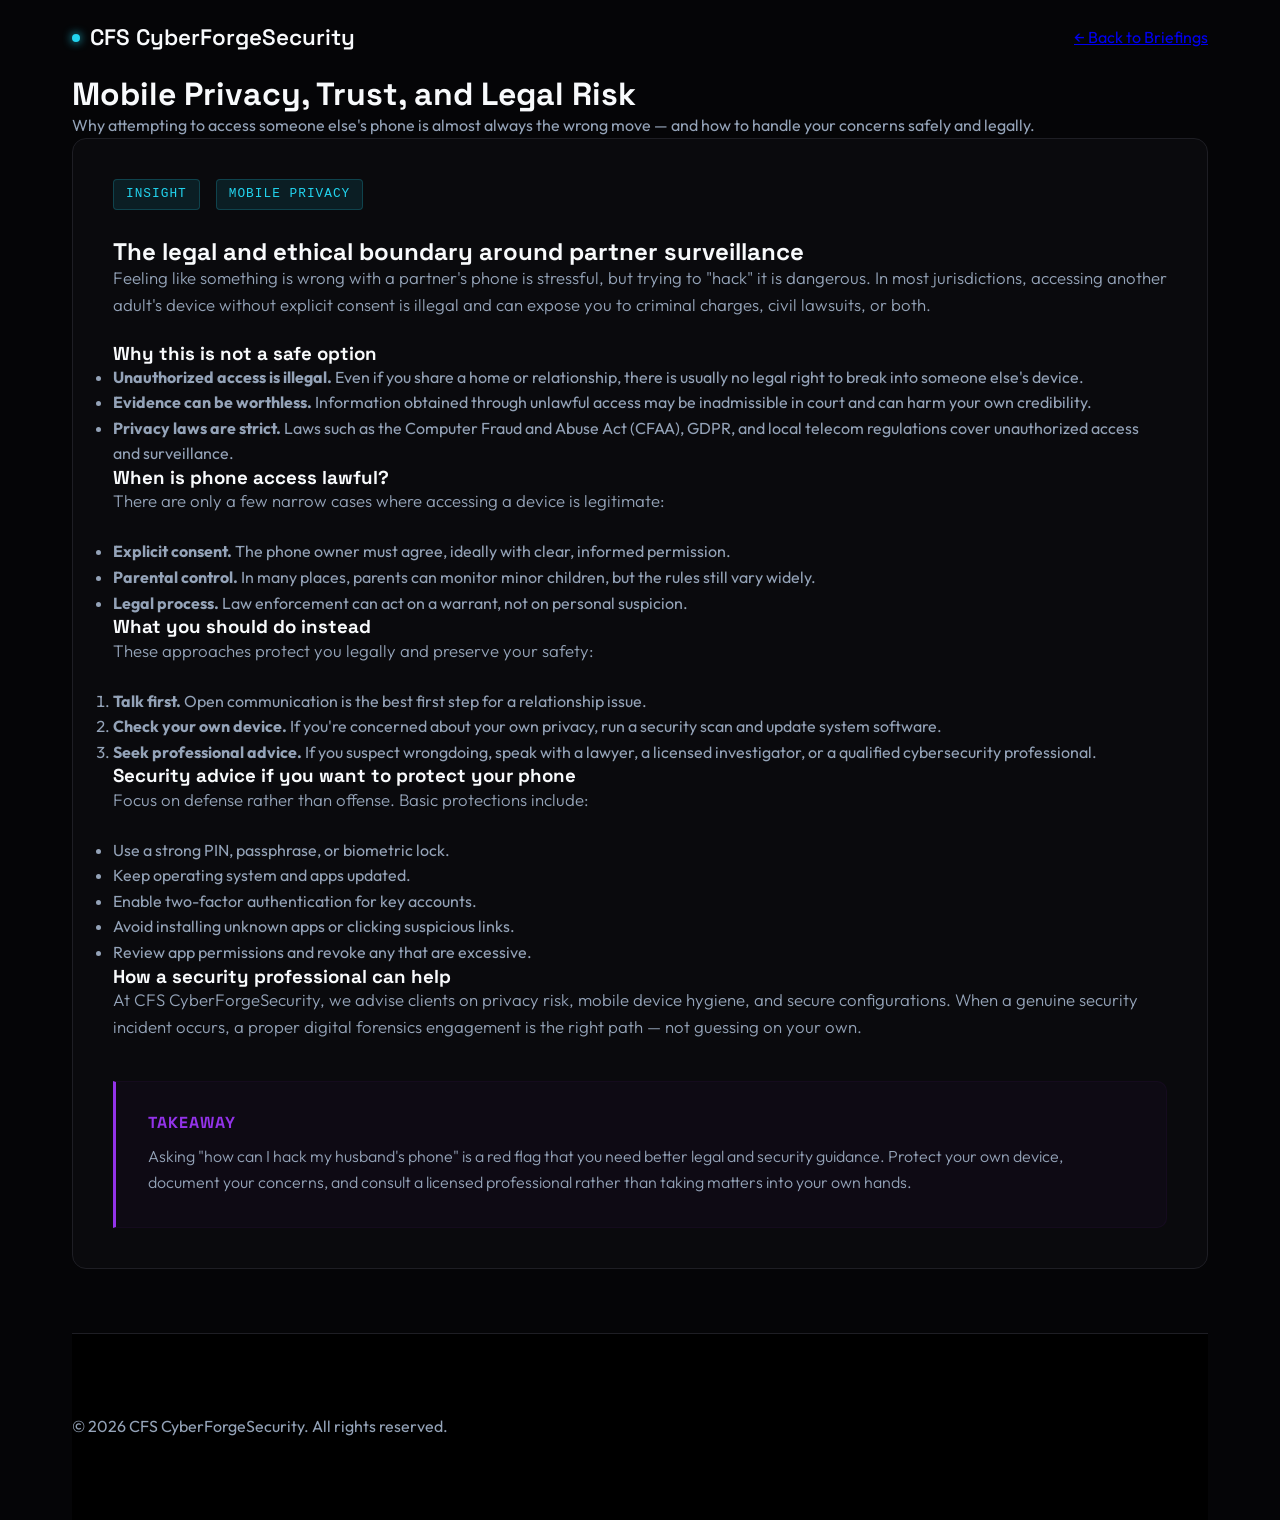
<file: blog-husband-phone.html>
<!DOCTYPE html>
<html lang="en">
<head>
    <meta charset="UTF-8">
    <meta name="viewport" content="width=device-width, initial-scale=1.0">
    <title>Mobile Privacy & Legal Boundaries | CFS CyberForgeSecurity</title>
    <meta name="description" content="A responsible guide to mobile privacy, legal risks, and ethical security practices when you suspect unauthorized access to a partner's phone.">
    <meta name="keywords" content="mobile privacy, legal security, phone monitoring, ethical hacking, family safety, digital trust">
    <meta name="robots" content="index, follow">
    <meta property="og:type" content="article">
    <meta property="og:url" content="https://secureforge.tech/blog-husband-phone.html">
    <meta property="og:title" content="Mobile Privacy & Legal Boundaries | CFS CyberForgeSecurity">
    <meta property="og:description" content="A responsible guide to mobile privacy, legal risks, and ethical security practices when you suspect unauthorized access to a partner's phone.">
    <link rel="preconnect" href="https://fonts.googleapis.com">
    <link rel="preconnect" href="https://fonts.gstatic.com" crossorigin>
    <link href="https://fonts.googleapis.com/css2?family=Outfit:wght@300;400;500;700&family=Space+Grotesk:wght@400;600&display=swap" rel="stylesheet">
    <link rel="stylesheet" href="style.css">
</head>
<body>
    <div class="container">
        <nav>
            <a href="index.html" class="logo"><div class="logo-dot"></div> CFS CyberForgeSecurity</a>
            <a href="blog.html" class="back-link">← Back to Briefings</a>
        </nav>

        <div class="page-header">
            <h1>Mobile Privacy, Trust, and Legal Risk</h1>
            <p>Why attempting to access someone else's phone is almost always the wrong move — and how to handle your concerns safely and legally.</p>
        </div>

        <article class="article-content" style="background: rgba(11, 11, 15, 0.85); border: 1px solid var(--border); border-radius: 14px; padding: 2.5rem; margin-bottom: 4rem;">
            <div class="article-meta"><span>INSIGHT</span> <span>MOBILE PRIVACY</span></div>
            <h2>The legal and ethical boundary around partner surveillance</h2>
            <p>Feeling like something is wrong with a partner's phone is stressful, but trying to "hack" it is dangerous. In most jurisdictions, accessing another adult's device without explicit consent is illegal and can expose you to criminal charges, civil lawsuits, or both.</p>

            <h3>Why this is not a safe option</h3>
            <ul>
                <li><strong>Unauthorized access is illegal.</strong> Even if you share a home or relationship, there is usually no legal right to break into someone else's device.</li>
                <li><strong>Evidence can be worthless.</strong> Information obtained through unlawful access may be inadmissible in court and can harm your own credibility.</li>
                <li><strong>Privacy laws are strict.</strong> Laws such as the Computer Fraud and Abuse Act (CFAA), GDPR, and local telecom regulations cover unauthorized access and surveillance.</li>
            </ul>

            <h3>When is phone access lawful?</h3>
            <p>There are only a few narrow cases where accessing a device is legitimate:</p>
            <ul>
                <li><strong>Explicit consent.</strong> The phone owner must agree, ideally with clear, informed permission.</li>
                <li><strong>Parental control.</strong> In many places, parents can monitor minor children, but the rules still vary widely.</li>
                <li><strong>Legal process.</strong> Law enforcement can act on a warrant, not on personal suspicion.</li>
            </ul>

            <h3>What you should do instead</h3>
            <p>These approaches protect you legally and preserve your safety:</p>
            <ol>
                <li><strong>Talk first.</strong> Open communication is the best first step for a relationship issue.</li>
                <li><strong>Check your own device.</strong> If you're concerned about your own privacy, run a security scan and update system software.</li>
                <li><strong>Seek professional advice.</strong> If you suspect wrongdoing, speak with a lawyer, a licensed investigator, or a qualified cybersecurity professional.</li>
            </ol>

            <h3>Security advice if you want to protect your phone</h3>
            <p>Focus on defense rather than offense. Basic protections include:</p>
            <ul>
                <li>Use a strong PIN, passphrase, or biometric lock.</li>
                <li>Keep operating system and apps updated.</li>
                <li>Enable two-factor authentication for key accounts.</li>
                <li>Avoid installing unknown apps or clicking suspicious links.</li>
                <li>Review app permissions and revoke any that are excessive.</li>
            </ul>

            <h3>How a security professional can help</h3>
            <p>At CFS CyberForgeSecurity, we advise clients on privacy risk, mobile device hygiene, and secure configurations. When a genuine security incident occurs, a proper digital forensics engagement is the right path — not guessing on your own.</p>

            <div class="resolution-box">
                <h4>Takeaway</h4>
                <p>Asking "how can I hack my husband's phone" is a red flag that you need better legal and security guidance. Protect your own device, document your concerns, and consult a licensed professional rather than taking matters into your own hands.</p>
            </div>
        </article>

        <footer>
            <p>&copy; <script>document.write(new Date().getFullYear())</script> CFS CyberForgeSecurity. All rights reserved.</p>
        </footer>
    </div>
</body>
</html>
</file>
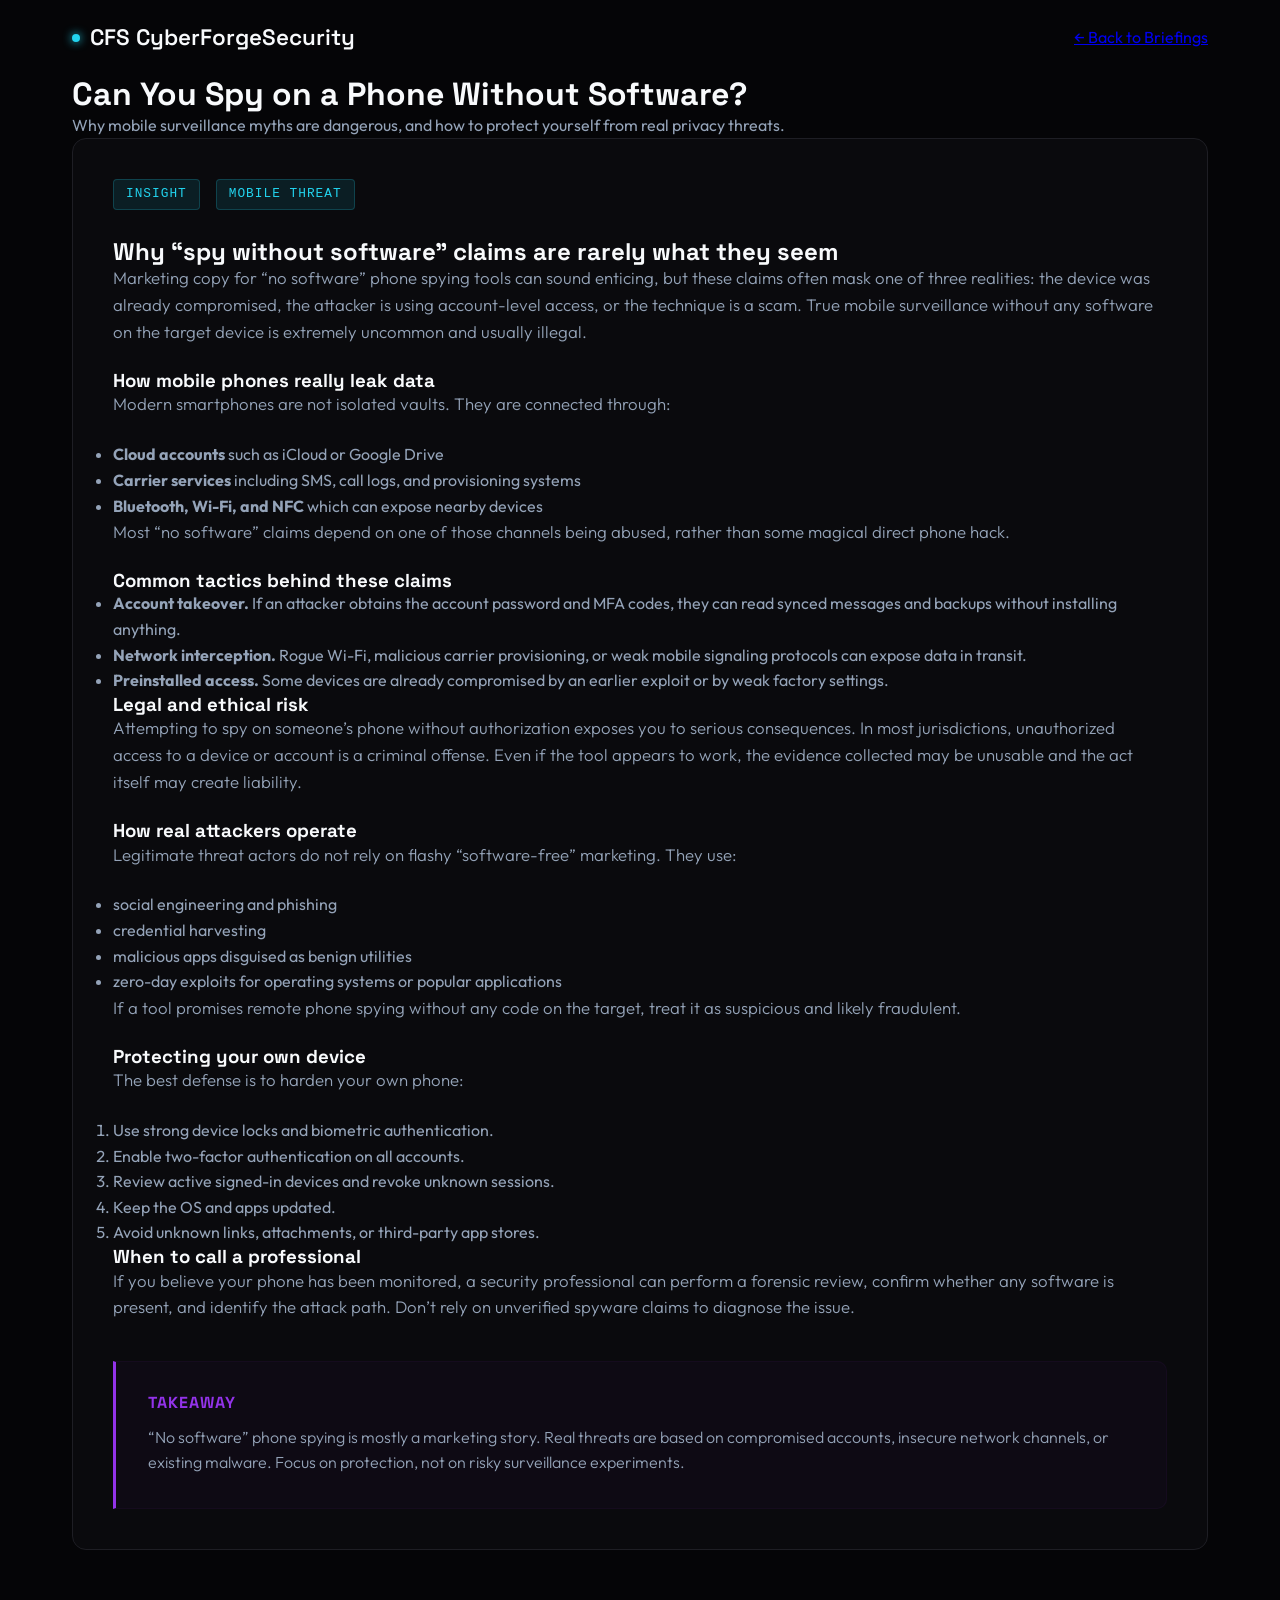
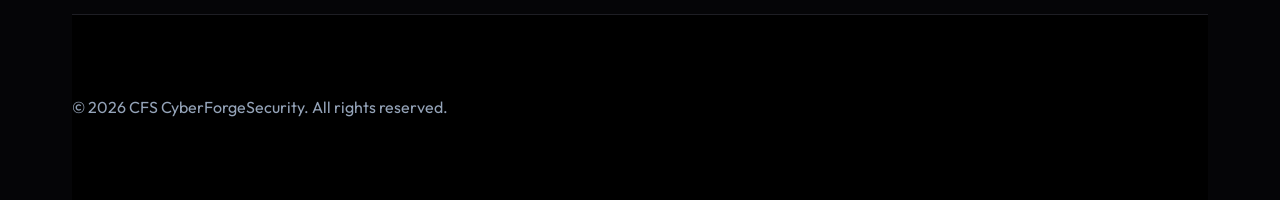
<file: blog-spy-without-software.html>
<!DOCTYPE html>
<html lang="en">
<head>
    <meta charset="UTF-8">
    <meta name="viewport" content="width=device-width, initial-scale=1.0">
    <title>Can You Spy on a Phone Without Software? | CFS CyberForgeSecurity</title>
    <meta name="description" content="A responsible explanation of phone spying claims, why "no software" techniques are usually myths, and how to protect mobile privacy." />
    <meta name="keywords" content="phone spying, mobile privacy, cybersecurity, spyware, ethical hacking, device protection" />
    <meta name="robots" content="index, follow" />
    <meta property="og:type" content="article" />
    <meta property="og:url" content="https://secureforge.tech/blog-spy-without-software.html" />
    <meta property="og:title" content="Can You Spy on a Phone Without Software? | CFS CyberForgeSecurity" />
    <meta property="og:description" content="A responsible explanation of phone spying claims, why 'no software' techniques are usually myths, and how to protect mobile privacy." />
    <link rel="preconnect" href="https://fonts.googleapis.com" />
    <link rel="preconnect" href="https://fonts.gstatic.com" crossorigin />
    <link href="https://fonts.googleapis.com/css2?family=Outfit:wght@300;400;500;700&family=Space+Grotesk:wght@400;600&display=swap" rel="stylesheet" />
    <link rel="stylesheet" href="style.css" />
</head>
<body>
    <div class="container">
        <nav>
            <a href="index.html" class="logo"><div class="logo-dot"></div> CFS CyberForgeSecurity</a>
            <a href="blog.html" class="back-link">← Back to Briefings</a>
        </nav>

        <div class="page-header">
            <h1>Can You Spy on a Phone Without Software?</h1>
            <p>Why mobile surveillance myths are dangerous, and how to protect yourself from real privacy threats.</p>
        </div>

        <article class="article-content" style="background: rgba(11, 11, 15, 0.85); border: 1px solid var(--border); border-radius: 14px; padding: 2.5rem; margin-bottom: 4rem;">
            <div class="article-meta"><span>INSIGHT</span> <span>MOBILE THREAT</span></div>
            <h2>Why “spy without software” claims are rarely what they seem</h2>
            <p>Marketing copy for “no software” phone spying tools can sound enticing, but these claims often mask one of three realities: the device was already compromised, the attacker is using account-level access, or the technique is a scam. True mobile surveillance without any software on the target device is extremely uncommon and usually illegal.</p>

            <h3>How mobile phones really leak data</h3>
            <p>Modern smartphones are not isolated vaults. They are connected through:</p>
            <ul>
                <li><strong>Cloud accounts</strong> such as iCloud or Google Drive</li>
                <li><strong>Carrier services</strong> including SMS, call logs, and provisioning systems</li>
                <li><strong>Bluetooth, Wi-Fi, and NFC</strong> which can expose nearby devices</li>
            </ul>
            <p>Most “no software” claims depend on one of those channels being abused, rather than some magical direct phone hack.</p>

            <h3>Common tactics behind these claims</h3>
            <ul>
                <li><strong>Account takeover.</strong> If an attacker obtains the account password and MFA codes, they can read synced messages and backups without installing anything.</li>
                <li><strong>Network interception.</strong> Rogue Wi-Fi, malicious carrier provisioning, or weak mobile signaling protocols can expose data in transit.</li>
                <li><strong>Preinstalled access.</strong> Some devices are already compromised by an earlier exploit or by weak factory settings.</li>
            </ul>

            <h3>Legal and ethical risk</h3>
            <p>Attempting to spy on someone’s phone without authorization exposes you to serious consequences. In most jurisdictions, unauthorized access to a device or account is a criminal offense. Even if the tool appears to work, the evidence collected may be unusable and the act itself may create liability.</p>

            <h3>How real attackers operate</h3>
            <p>Legitimate threat actors do not rely on flashy “software-free” marketing. They use:</p>
            <ul>
                <li>social engineering and phishing</li>
                <li>credential harvesting</li>
                <li>malicious apps disguised as benign utilities</li>
                <li>zero-day exploits for operating systems or popular applications</li>
            </ul>
            <p>If a tool promises remote phone spying without any code on the target, treat it as suspicious and likely fraudulent.</p>

            <h3>Protecting your own device</h3>
            <p>The best defense is to harden your own phone:</p>
            <ol>
                <li>Use strong device locks and biometric authentication.</li>
                <li>Enable two-factor authentication on all accounts.</li>
                <li>Review active signed-in devices and revoke unknown sessions.</li>
                <li>Keep the OS and apps updated.</li>
                <li>Avoid unknown links, attachments, or third-party app stores.</li>
            </ol>

            <h3>When to call a professional</h3>
            <p>If you believe your phone has been monitored, a security professional can perform a forensic review, confirm whether any software is present, and identify the attack path. Don’t rely on unverified spyware claims to diagnose the issue.</p>

            <div class="resolution-box">
                <h4>Takeaway</h4>
                <p>“No software” phone spying is mostly a marketing story. Real threats are based on compromised accounts, insecure network channels, or existing malware. Focus on protection, not on risky surveillance experiments.</p>
            </div>
        </article>

        <footer>
            <p>&copy; <script>document.write(new Date().getFullYear())</script> CFS CyberForgeSecurity. All rights reserved.</p>
        </footer>
    </div>
</body>
</html>
</file>
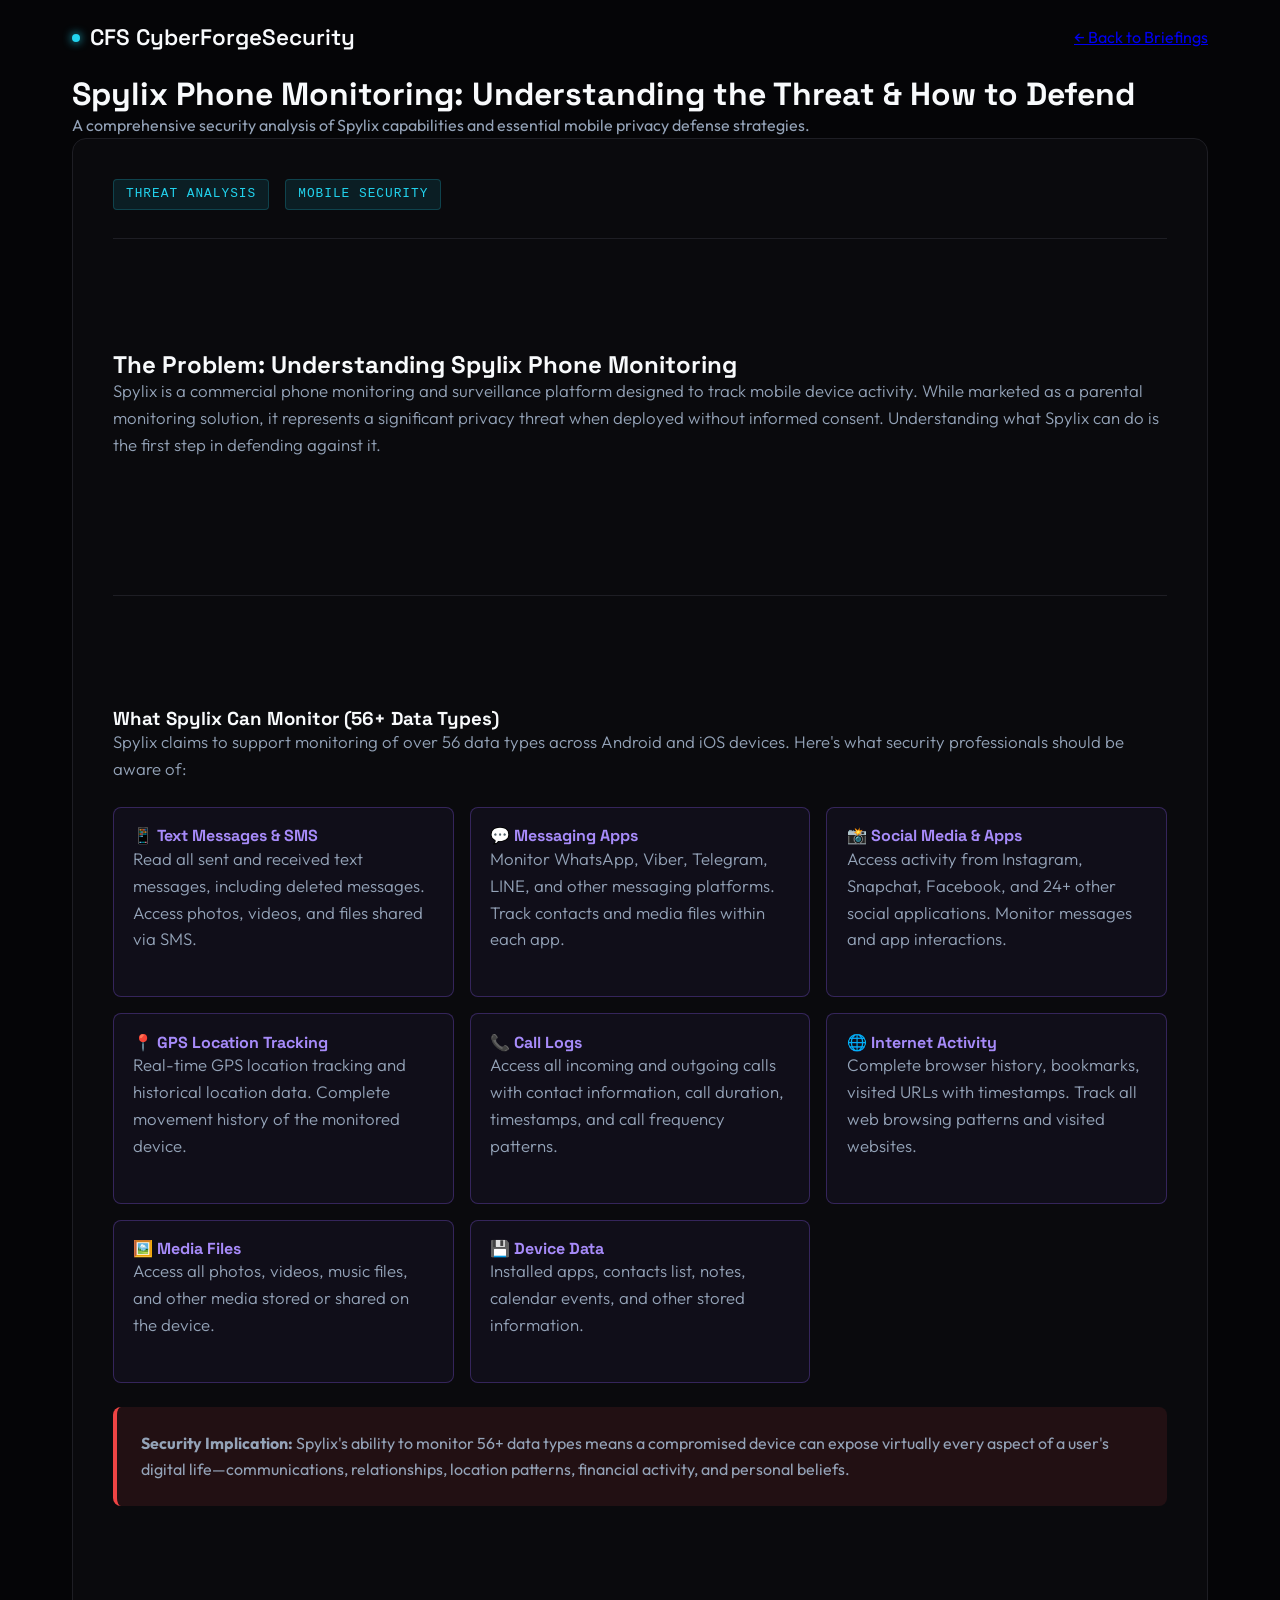
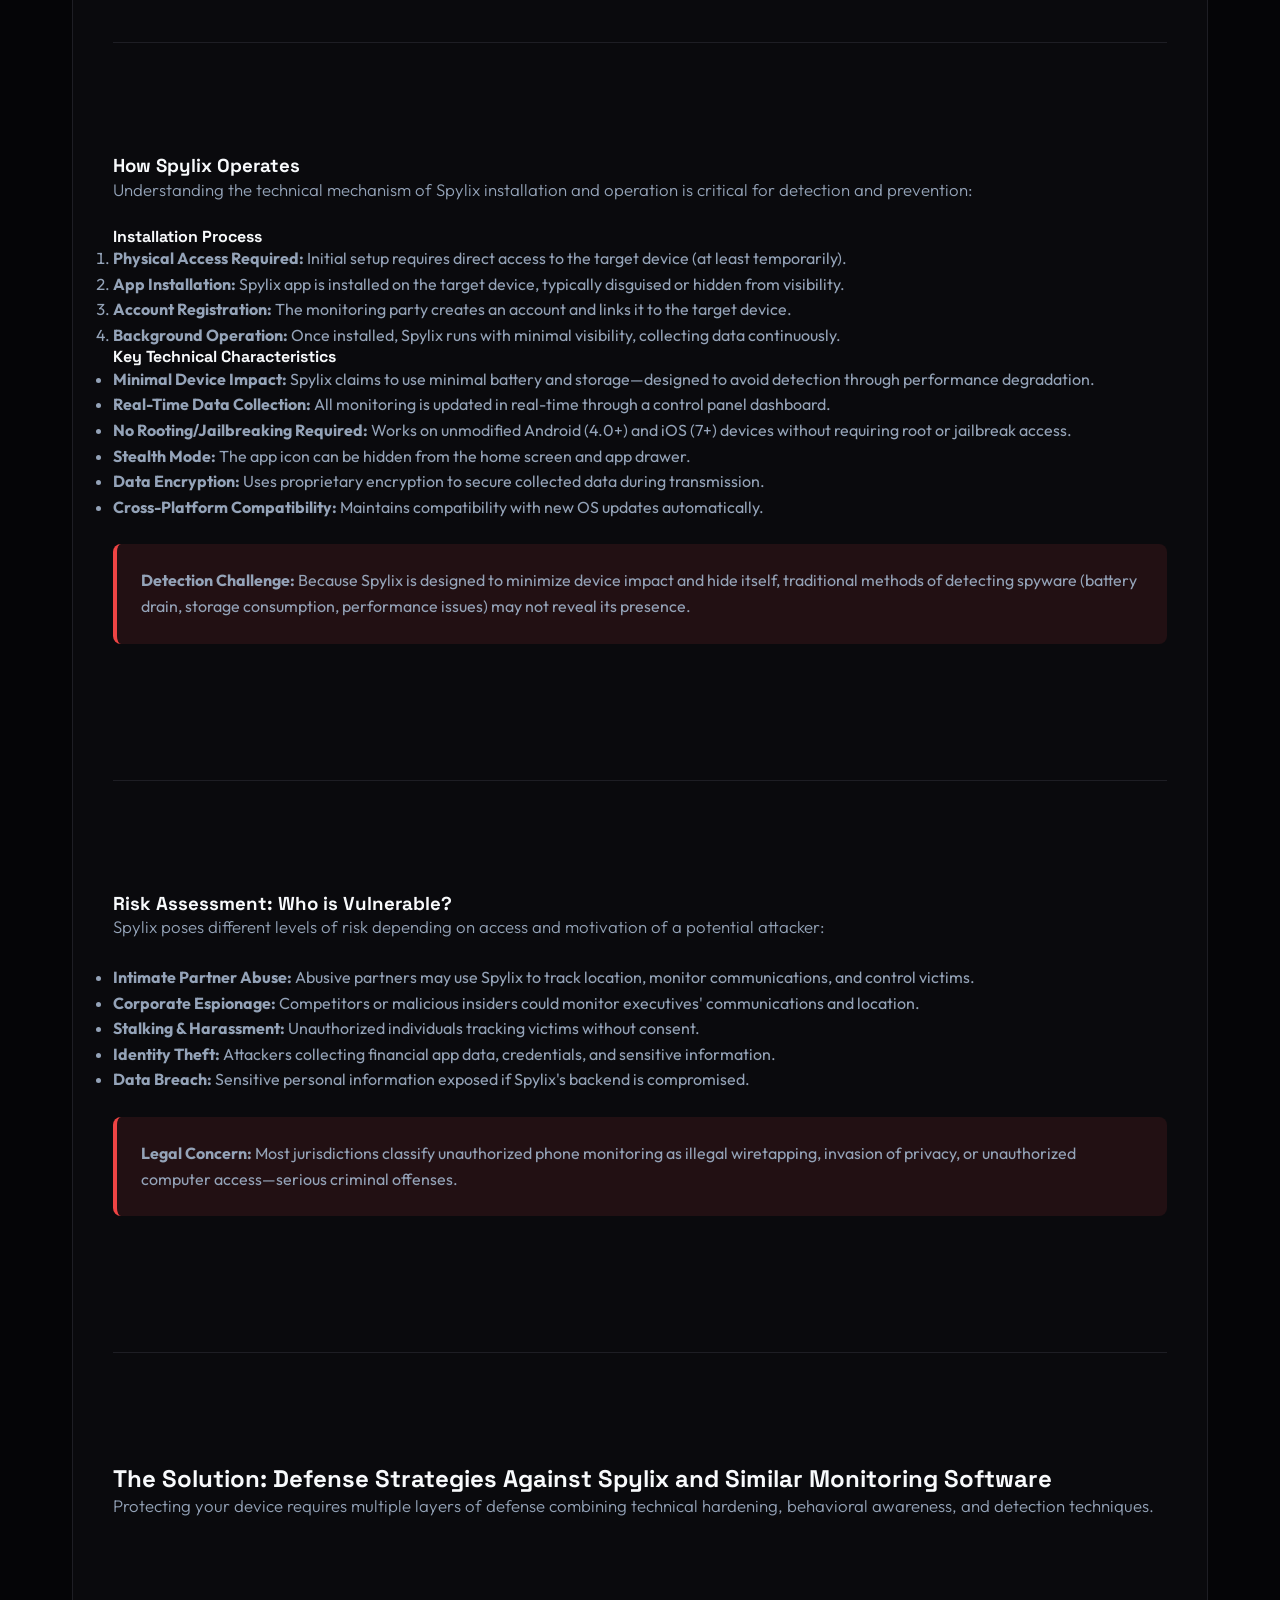
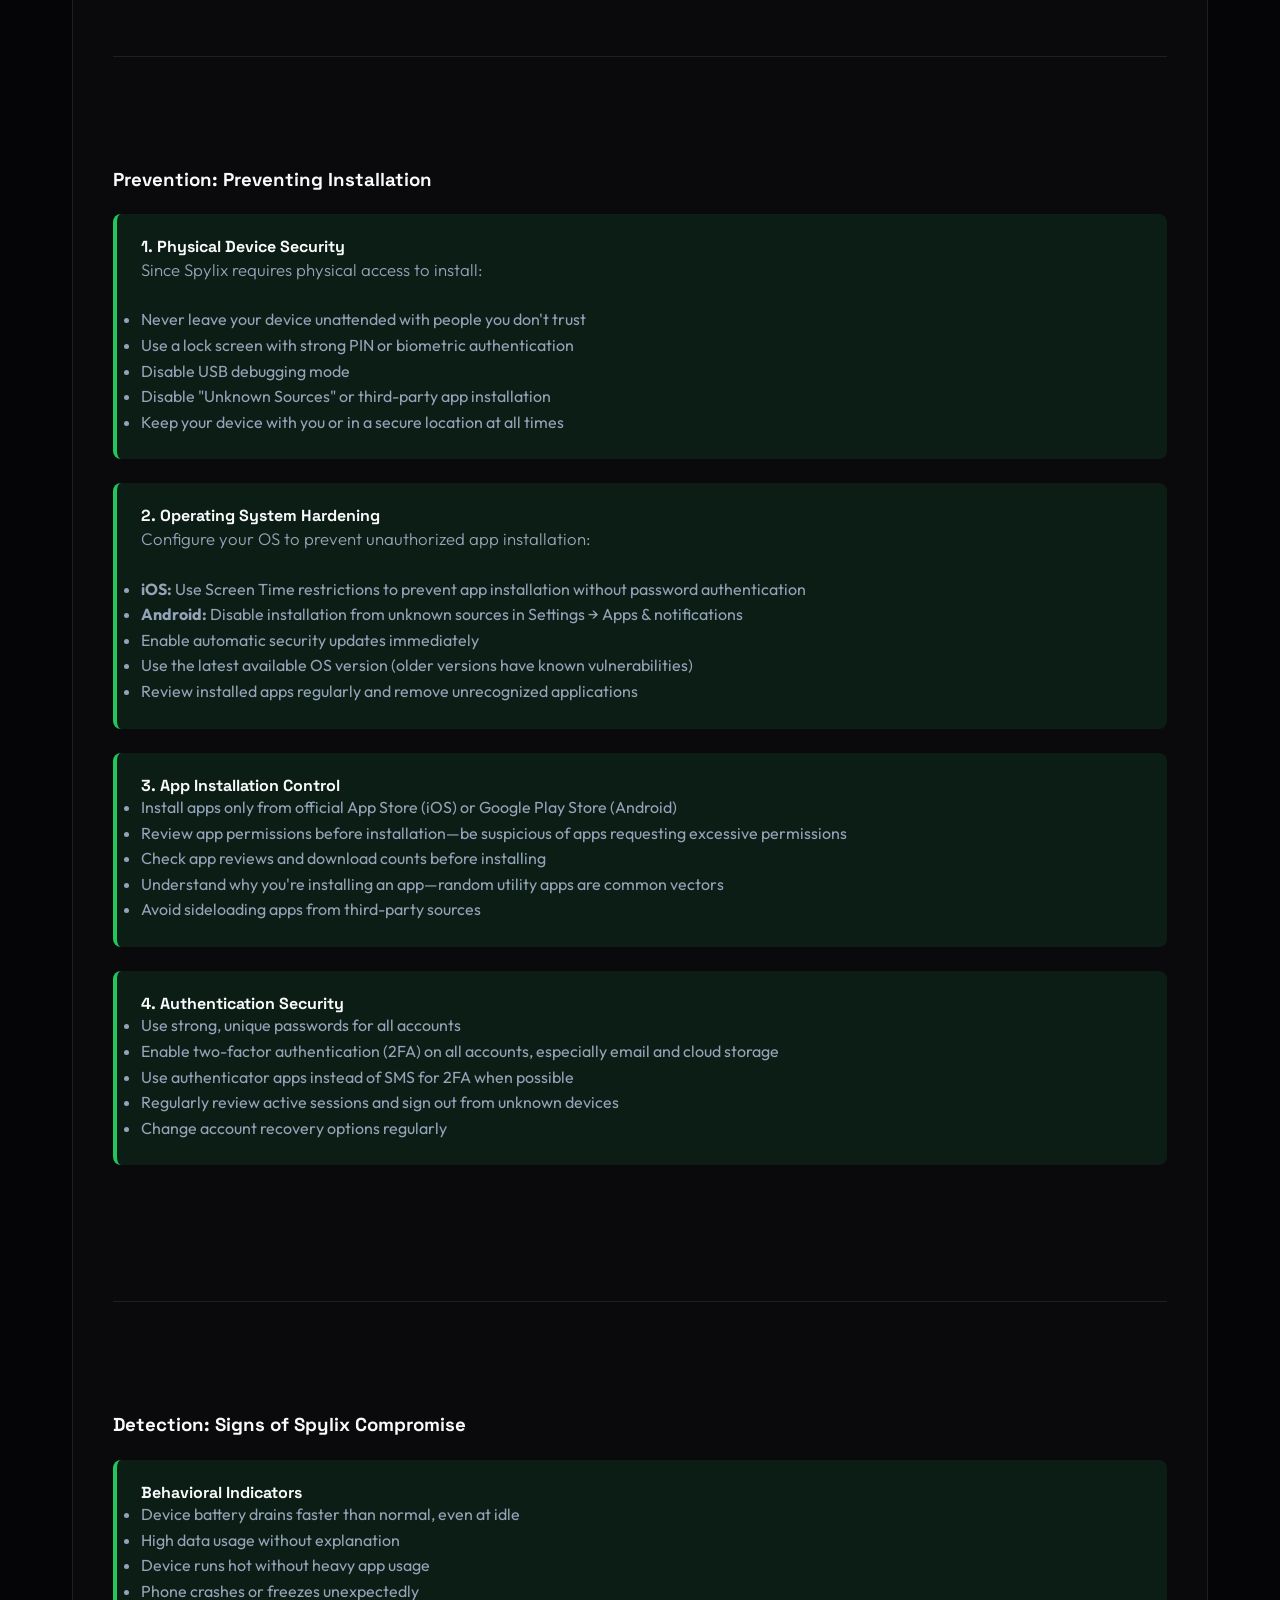
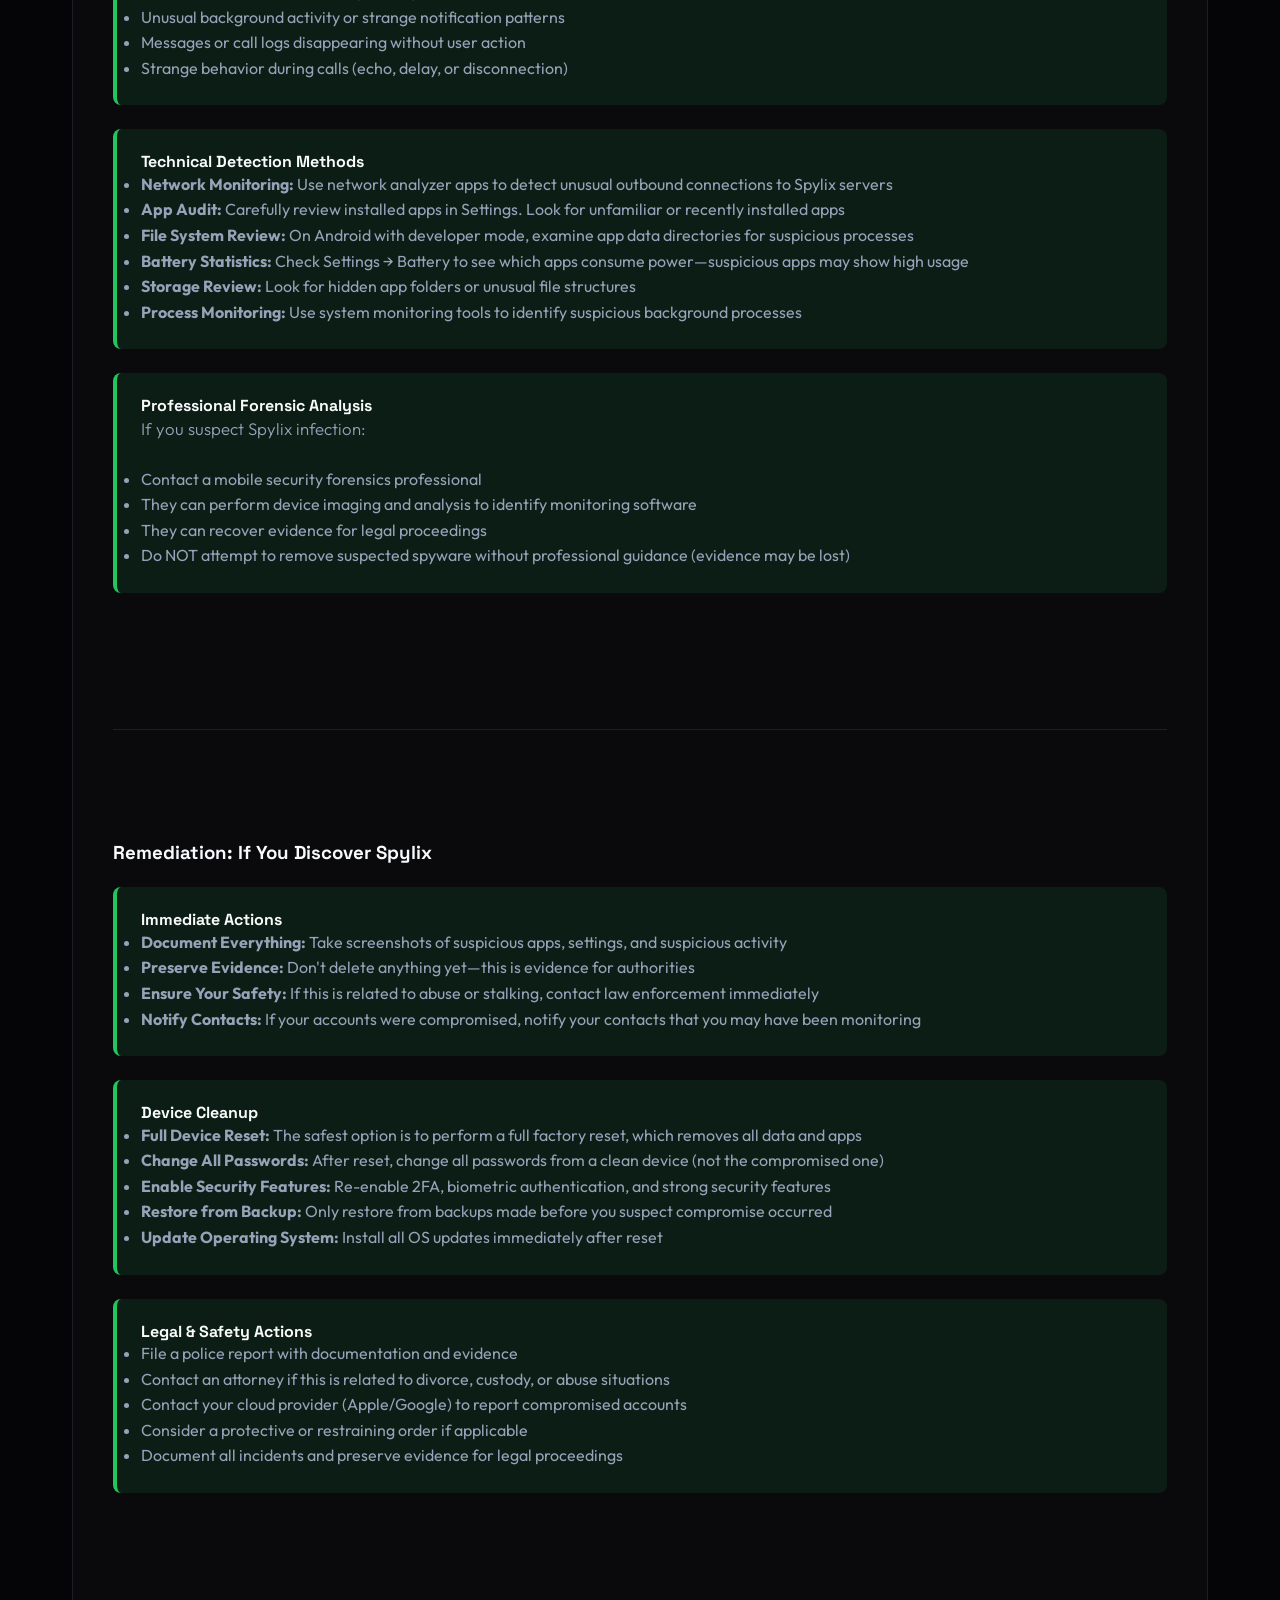
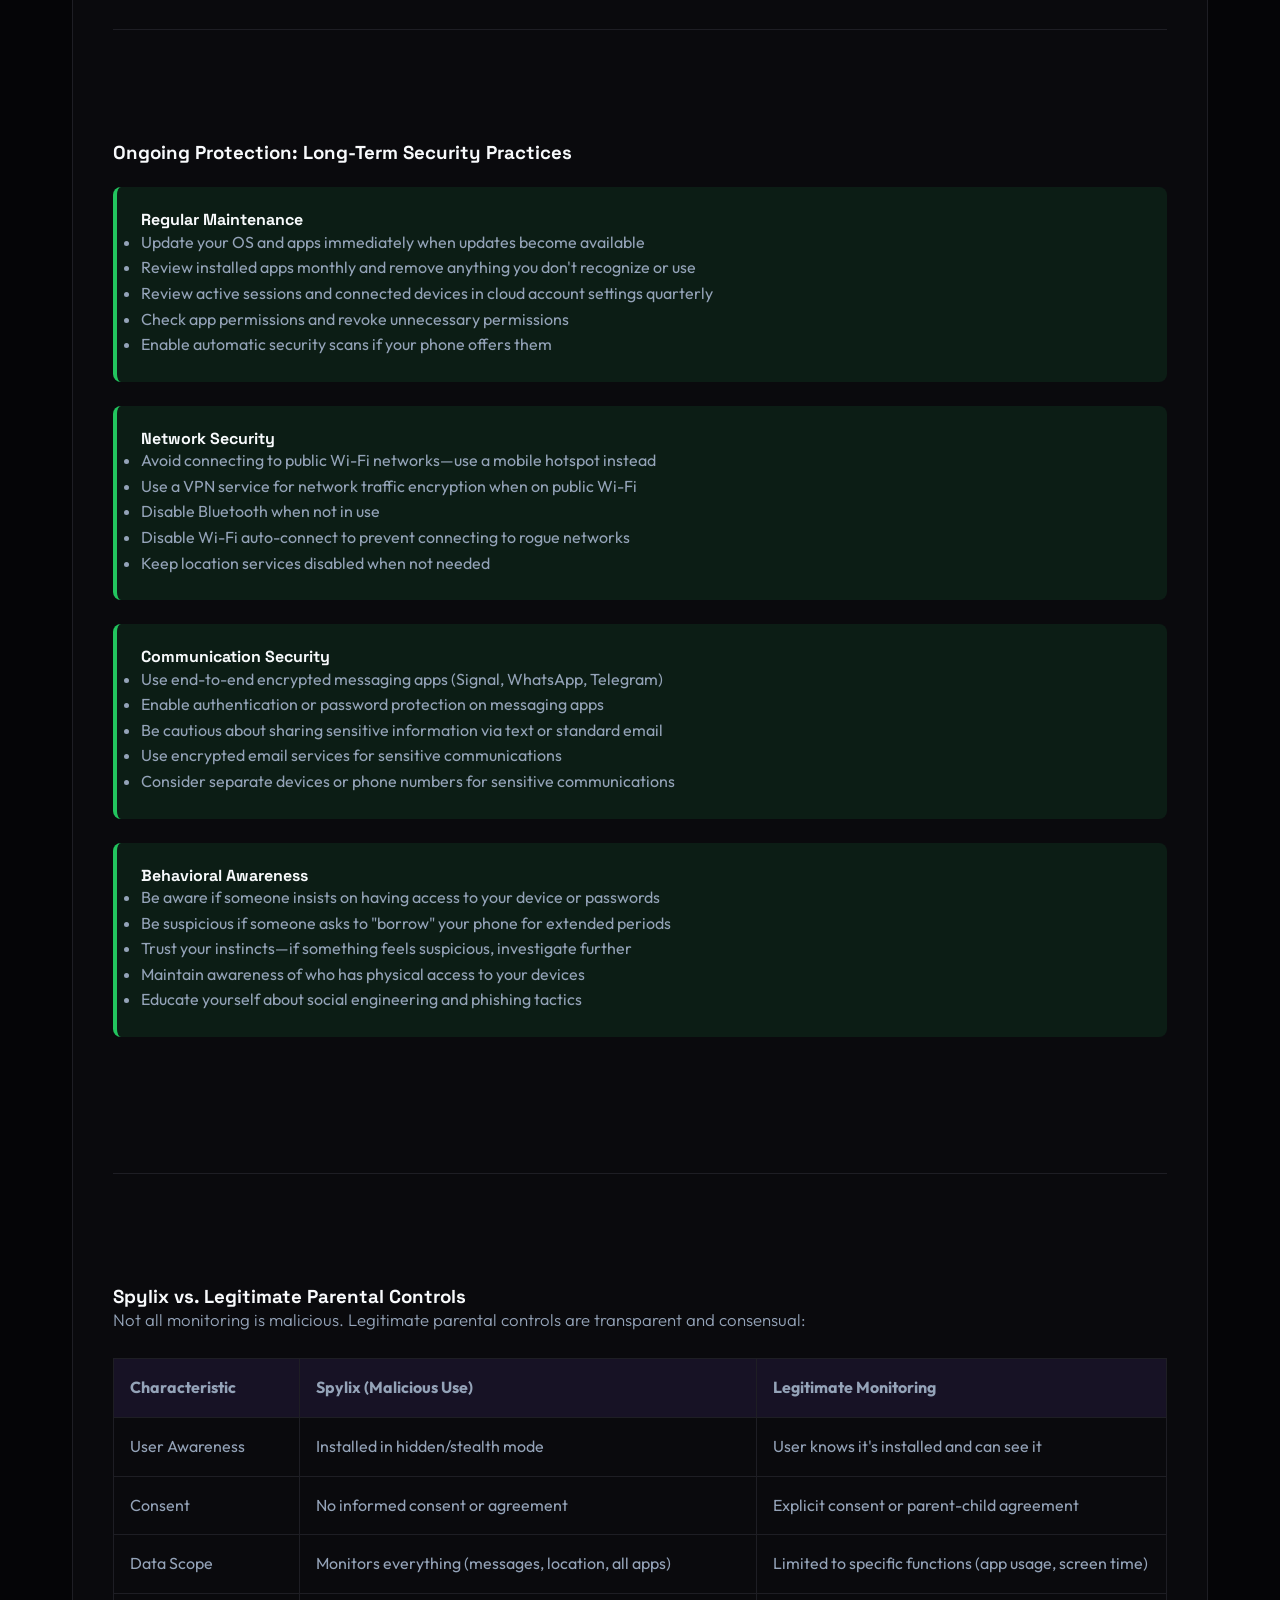
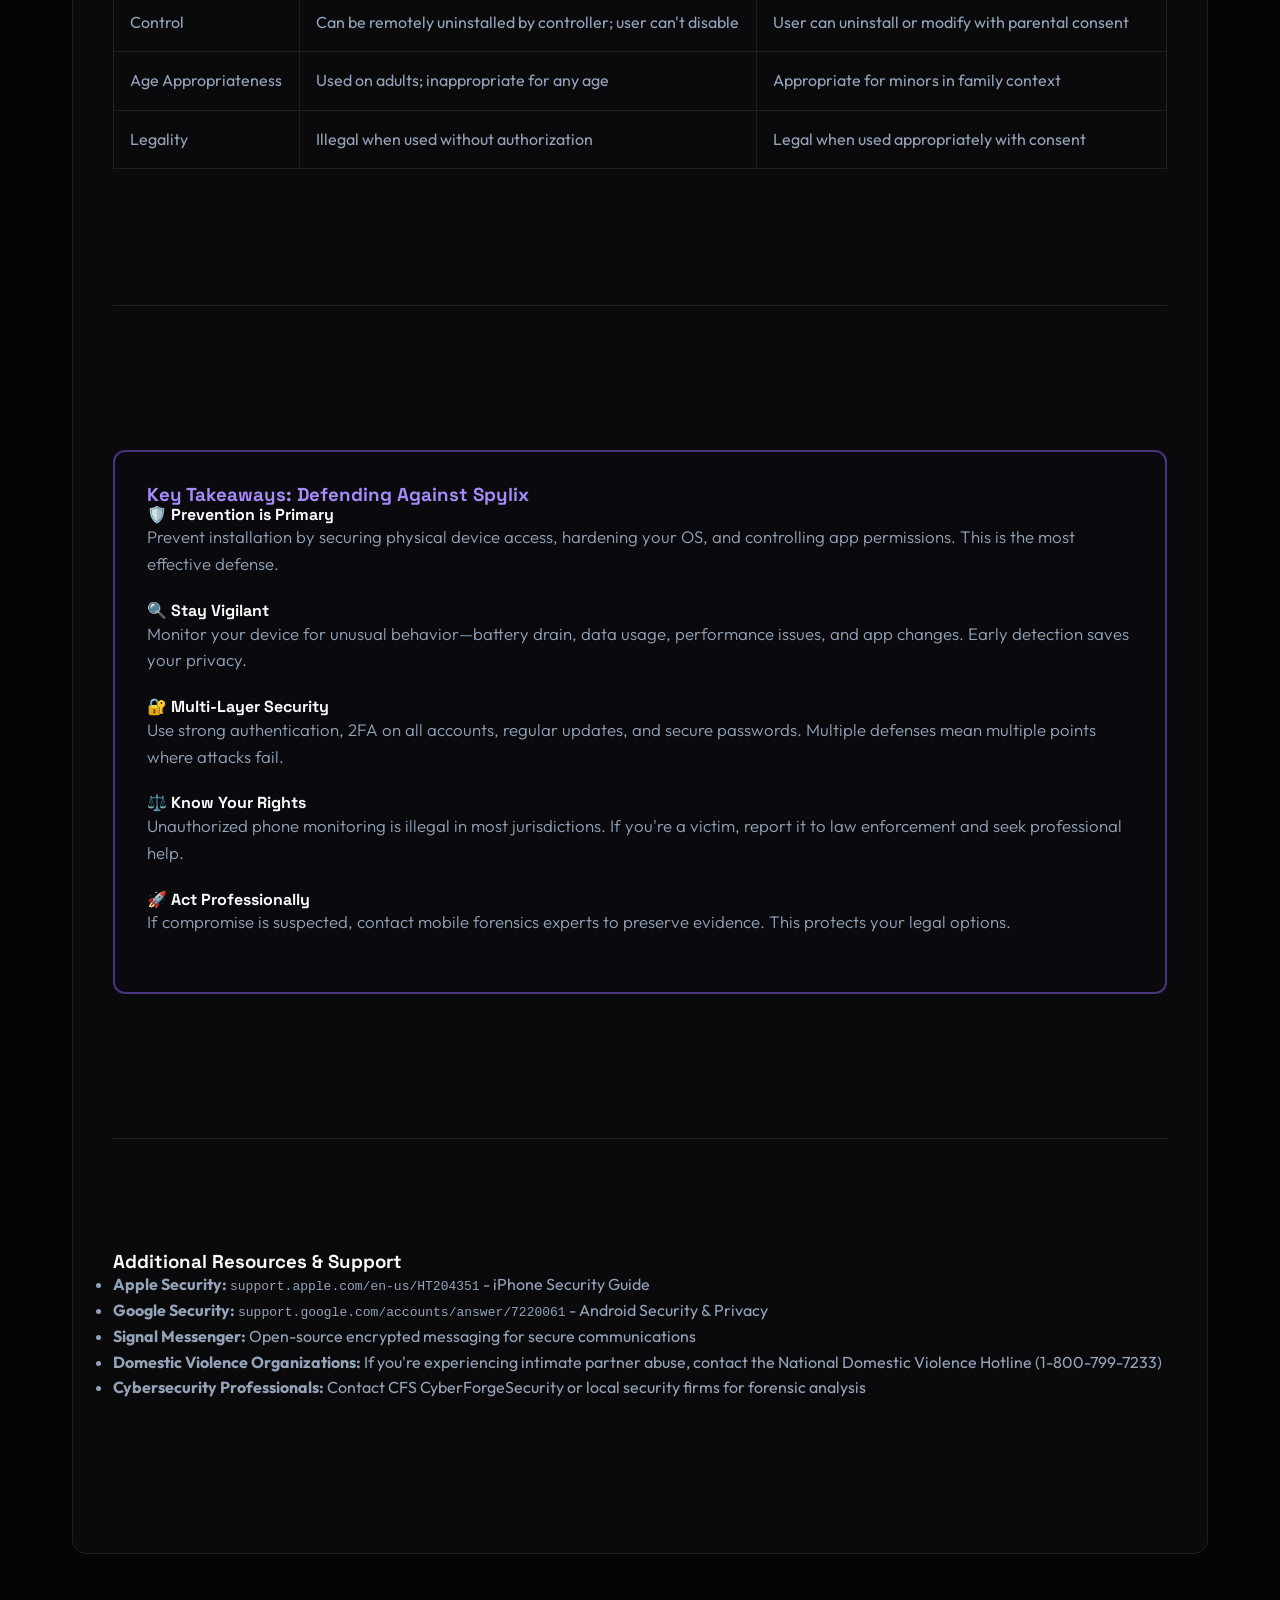
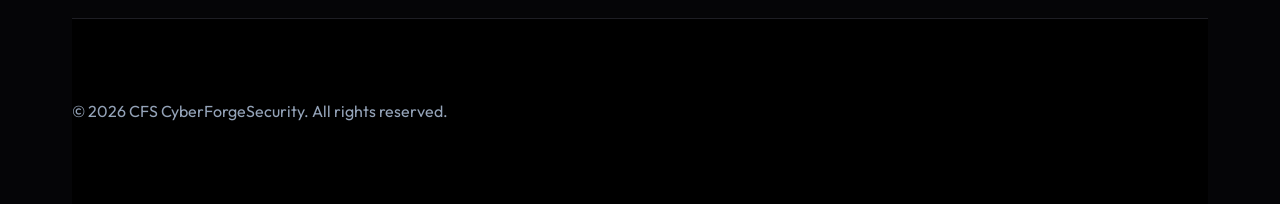
<file: blog-spylix-threat-defense.html>
<!DOCTYPE html>
<html lang="en">
<head>
    <meta charset="UTF-8">
    <meta name="viewport" content="width=device-width, initial-scale=1.0">
    <title>Spylix Phone Monitoring: Understanding the Threat & How to Defend | CFS CyberForgeSecurity</title>
    <meta name="description" content="A detailed security analysis of Spylix phone monitoring software, its capabilities, how it works, and essential defense strategies to protect your mobile device privacy." />
    <meta name="keywords" content="Spylix, spyware, phone monitoring, mobile security, spyware detection, phone privacy, cybersecurity threats" />
    <meta name="robots" content="index, follow" />
    <meta property="og:type" content="article" />
    <meta property="og:url" content="https://secureforge.tech/blog-spylix-threat-defense.html" />
    <meta property="og:title" content="Spylix Phone Monitoring: Understanding the Threat & How to Defend" />
    <meta property="og:description" content="Comprehensive security analysis of Spylix monitoring software and defense strategies." />
    <link rel="preconnect" href="https://fonts.googleapis.com" />
    <link rel="preconnect" href="https://fonts.gstatic.com" crossorigin />
    <link href="https://fonts.googleapis.com/css2?family=Outfit:wght@300;400;500;700&family=Space+Grotesk:wght@400;600&display=swap" rel="stylesheet" />
    <link rel="stylesheet" href="style.css" />
    <style>
        .threat-box {
            background: rgba(239, 68, 68, 0.1);
            border-left: 4px solid #ef4444;
            padding: 1.5rem;
            margin: 1.5rem 0;
            border-radius: 8px;
        }
        .defense-box {
            background: rgba(34, 197, 94, 0.1);
            border-left: 4px solid #22c55e;
            padding: 1.5rem;
            margin: 1.5rem 0;
            border-radius: 8px;
        }
        .capability-grid {
            display: grid;
            grid-template-columns: repeat(auto-fit, minmax(280px, 1fr));
            gap: 1rem;
            margin: 1.5rem 0;
        }
        .capability-card {
            background: rgba(139, 92, 246, 0.05);
            border: 1px solid rgba(139, 92, 246, 0.3);
            padding: 1.2rem;
            border-radius: 8px;
        }
        .capability-card h4 {
            color: #a78bfa;
            margin-top: 0;
        }
    </style>
</head>
<body>
    <div class="container">
        <nav>
            <a href="index.html" class="logo"><div class="logo-dot"></div> CFS CyberForgeSecurity</a>
            <a href="blog.html" class="back-link">← Back to Briefings</a>
        </nav>

        <div class="page-header">
            <h1>Spylix Phone Monitoring: Understanding the Threat & How to Defend</h1>
            <p>A comprehensive security analysis of Spylix capabilities and essential mobile privacy defense strategies.</p>
        </div>

        <article class="article-content" style="background: rgba(11, 11, 15, 0.85); border: 1px solid var(--border); border-radius: 14px; padding: 2.5rem; margin-bottom: 4rem;">
            <div class="article-meta"><span>THREAT ANALYSIS</span> <span>MOBILE SECURITY</span></div>

            <!-- THE PROBLEM: What is Spylix? -->
            <section>
                <h2>The Problem: Understanding Spylix Phone Monitoring</h2>
                <p>Spylix is a commercial phone monitoring and surveillance platform designed to track mobile device activity. While marketed as a parental monitoring solution, it represents a significant privacy threat when deployed without informed consent. Understanding what Spylix can do is the first step in defending against it.</p>
            </section>

            <!-- Spylix Capabilities -->
            <section>
                <h3>What Spylix Can Monitor (56+ Data Types)</h3>
                <p>Spylix claims to support monitoring of over 56 data types across Android and iOS devices. Here's what security professionals should be aware of:</p>
                
                <div class="capability-grid">
                    <div class="capability-card">
                        <h4>📱 Text Messages & SMS</h4>
                        <p>Read all sent and received text messages, including deleted messages. Access photos, videos, and files shared via SMS.</p>
                    </div>
                    <div class="capability-card">
                        <h4>💬 Messaging Apps</h4>
                        <p>Monitor WhatsApp, Viber, Telegram, LINE, and other messaging platforms. Track contacts and media files within each app.</p>
                    </div>
                    <div class="capability-card">
                        <h4>📸 Social Media & Apps</h4>
                        <p>Access activity from Instagram, Snapchat, Facebook, and 24+ other social applications. Monitor messages and app interactions.</p>
                    </div>
                    <div class="capability-card">
                        <h4>📍 GPS Location Tracking</h4>
                        <p>Real-time GPS location tracking and historical location data. Complete movement history of the monitored device.</p>
                    </div>
                    <div class="capability-card">
                        <h4>📞 Call Logs</h4>
                        <p>Access all incoming and outgoing calls with contact information, call duration, timestamps, and call frequency patterns.</p>
                    </div>
                    <div class="capability-card">
                        <h4>🌐 Internet Activity</h4>
                        <p>Complete browser history, bookmarks, visited URLs with timestamps. Track all web browsing patterns and visited websites.</p>
                    </div>
                    <div class="capability-card">
                        <h4>🖼️ Media Files</h4>
                        <p>Access all photos, videos, music files, and other media stored or shared on the device.</p>
                    </div>
                    <div class="capability-card">
                        <h4>💾 Device Data</h4>
                        <p>Installed apps, contacts list, notes, calendar events, and other stored information.</p>
                    </div>
                </div>

                <div class="threat-box">
                    <strong>Security Implication:</strong> Spylix's ability to monitor 56+ data types means a compromised device can expose virtually every aspect of a user's digital life—communications, relationships, location patterns, financial activity, and personal beliefs.
                </div>
            </section>

            <!-- How Spylix Works -->
            <section>
                <h3>How Spylix Operates</h3>
                <p>Understanding the technical mechanism of Spylix installation and operation is critical for detection and prevention:</p>

                <h4>Installation Process</h4>
                <ol>
                    <li><strong>Physical Access Required:</strong> Initial setup requires direct access to the target device (at least temporarily).</li>
                    <li><strong>App Installation:</strong> Spylix app is installed on the target device, typically disguised or hidden from visibility.</li>
                    <li><strong>Account Registration:</strong> The monitoring party creates an account and links it to the target device.</li>
                    <li><strong>Background Operation:</strong> Once installed, Spylix runs with minimal visibility, collecting data continuously.</li>
                </ol>

                <h4>Key Technical Characteristics</h4>
                <ul>
                    <li><strong>Minimal Device Impact:</strong> Spylix claims to use minimal battery and storage—designed to avoid detection through performance degradation.</li>
                    <li><strong>Real-Time Data Collection:</strong> All monitoring is updated in real-time through a control panel dashboard.</li>
                    <li><strong>No Rooting/Jailbreaking Required:</strong> Works on unmodified Android (4.0+) and iOS (7+) devices without requiring root or jailbreak access.</li>
                    <li><strong>Stealth Mode:</strong> The app icon can be hidden from the home screen and app drawer.</li>
                    <li><strong>Data Encryption:</strong> Uses proprietary encryption to secure collected data during transmission.</li>
                    <li><strong>Cross-Platform Compatibility:</strong> Maintains compatibility with new OS updates automatically.</li>
                </ul>

                <div class="threat-box">
                    <strong>Detection Challenge:</strong> Because Spylix is designed to minimize device impact and hide itself, traditional methods of detecting spyware (battery drain, storage consumption, performance issues) may not reveal its presence.
                </div>
            </section>

            <!-- Risk Assessment -->
            <section>
                <h3>Risk Assessment: Who is Vulnerable?</h3>
                <p>Spylix poses different levels of risk depending on access and motivation of a potential attacker:</p>

                <ul>
                    <li><strong>Intimate Partner Abuse:</strong> Abusive partners may use Spylix to track location, monitor communications, and control victims.</li>
                    <li><strong>Corporate Espionage:</strong> Competitors or malicious insiders could monitor executives' communications and location.</li>
                    <li><strong>Stalking & Harassment:</strong> Unauthorized individuals tracking victims without consent.</li>
                    <li><strong>Identity Theft:</strong> Attackers collecting financial app data, credentials, and sensitive information.</li>
                    <li><strong>Data Breach:</strong> Sensitive personal information exposed if Spylix's backend is compromised.</li>
                </ul>

                <div class="threat-box">
                    <strong>Legal Concern:</strong> Most jurisdictions classify unauthorized phone monitoring as illegal wiretapping, invasion of privacy, or unauthorized computer access—serious criminal offenses.
                </div>
            </section>

            <!-- THE SOLUTION: Defense Strategies -->
            <section>
                <h2>The Solution: Defense Strategies Against Spylix and Similar Monitoring Software</h2>
                <p>Protecting your device requires multiple layers of defense combining technical hardening, behavioral awareness, and detection techniques.</p>
            </section>

            <!-- Prevention Measures -->
            <section>
                <h3>Prevention: Preventing Installation</h3>
                
                <div class="defense-box">
                    <h4>1. Physical Device Security</h4>
                    <p>Since Spylix requires physical access to install:</p>
                    <ul>
                        <li>Never leave your device unattended with people you don't trust</li>
                        <li>Use a lock screen with strong PIN or biometric authentication</li>
                        <li>Disable USB debugging mode</li>
                        <li>Disable "Unknown Sources" or third-party app installation</li>
                        <li>Keep your device with you or in a secure location at all times</li>
                    </ul>
                </div>

                <div class="defense-box">
                    <h4>2. Operating System Hardening</h4>
                    <p>Configure your OS to prevent unauthorized app installation:</p>
                    <ul>
                        <li><strong>iOS:</strong> Use Screen Time restrictions to prevent app installation without password authentication</li>
                        <li><strong>Android:</strong> Disable installation from unknown sources in Settings → Apps & notifications</li>
                        <li>Enable automatic security updates immediately</li>
                        <li>Use the latest available OS version (older versions have known vulnerabilities)</li>
                        <li>Review installed apps regularly and remove unrecognized applications</li>
                    </ul>
                </div>

                <div class="defense-box">
                    <h4>3. App Installation Control</h4>
                    <ul>
                        <li>Install apps only from official App Store (iOS) or Google Play Store (Android)</li>
                        <li>Review app permissions before installation—be suspicious of apps requesting excessive permissions</li>
                        <li>Check app reviews and download counts before installing</li>
                        <li>Understand why you're installing an app—random utility apps are common vectors</li>
                        <li>Avoid sideloading apps from third-party sources</li>
                    </ul>
                </div>

                <div class="defense-box">
                    <h4>4. Authentication Security</h4>
                    <ul>
                        <li>Use strong, unique passwords for all accounts</li>
                        <li>Enable two-factor authentication (2FA) on all accounts, especially email and cloud storage</li>
                        <li>Use authenticator apps instead of SMS for 2FA when possible</li>
                        <li>Regularly review active sessions and sign out from unknown devices</li>
                        <li>Change account recovery options regularly</li>
                    </ul>
                </div>
            </section>

            <!-- Detection Measures -->
            <section>
                <h3>Detection: Signs of Spylix Compromise</h3>
                
                <div class="defense-box">
                    <h4>Behavioral Indicators</h4>
                    <ul>
                        <li>Device battery drains faster than normal, even at idle</li>
                        <li>High data usage without explanation</li>
                        <li>Device runs hot without heavy app usage</li>
                        <li>Phone crashes or freezes unexpectedly</li>
                        <li>Unusual background activity or strange notification patterns</li>
                        <li>Messages or call logs disappearing without user action</li>
                        <li>Strange behavior during calls (echo, delay, or disconnection)</li>
                    </ul>
                </div>

                <div class="defense-box">
                    <h4>Technical Detection Methods</h4>
                    <ul>
                        <li><strong>Network Monitoring:</strong> Use network analyzer apps to detect unusual outbound connections to Spylix servers</li>
                        <li><strong>App Audit:</strong> Carefully review installed apps in Settings. Look for unfamiliar or recently installed apps</li>
                        <li><strong>File System Review:</strong> On Android with developer mode, examine app data directories for suspicious processes</li>
                        <li><strong>Battery Statistics:</strong> Check Settings → Battery to see which apps consume power—suspicious apps may show high usage</li>
                        <li><strong>Storage Review:</strong> Look for hidden app folders or unusual file structures</li>
                        <li><strong>Process Monitoring:</strong> Use system monitoring tools to identify suspicious background processes</li>
                    </ul>
                </div>

                <div class="defense-box">
                    <h4>Professional Forensic Analysis</h4>
                    <p>If you suspect Spylix infection:</p>
                    <ul>
                        <li>Contact a mobile security forensics professional</li>
                        <li>They can perform device imaging and analysis to identify monitoring software</li>
                        <li>They can recover evidence for legal proceedings</li>
                        <li>Do NOT attempt to remove suspected spyware without professional guidance (evidence may be lost)</li>
                    </ul>
                </div>
            </section>

            <!-- Remediation -->
            <section>
                <h3>Remediation: If You Discover Spylix</h3>

                <div class="defense-box">
                    <h4>Immediate Actions</h4>
                    <ul>
                        <li><strong>Document Everything:</strong> Take screenshots of suspicious apps, settings, and suspicious activity</li>
                        <li><strong>Preserve Evidence:</strong> Don't delete anything yet—this is evidence for authorities</li>
                        <li><strong>Ensure Your Safety:</strong> If this is related to abuse or stalking, contact law enforcement immediately</li>
                        <li><strong>Notify Contacts:</strong> If your accounts were compromised, notify your contacts that you may have been monitoring</li>
                    </ul>
                </div>

                <div class="defense-box">
                    <h4>Device Cleanup</h4>
                    <ul>
                        <li><strong>Full Device Reset:</strong> The safest option is to perform a full factory reset, which removes all data and apps</li>
                        <li><strong>Change All Passwords:</strong> After reset, change all passwords from a clean device (not the compromised one)</li>
                        <li><strong>Enable Security Features:</strong> Re-enable 2FA, biometric authentication, and strong security features</li>
                        <li><strong>Restore from Backup:</strong> Only restore from backups made before you suspect compromise occurred</li>
                        <li><strong>Update Operating System:</strong> Install all OS updates immediately after reset</li>
                    </ul>
                </div>

                <div class="defense-box">
                    <h4>Legal & Safety Actions</h4>
                    <ul>
                        <li>File a police report with documentation and evidence</li>
                        <li>Contact an attorney if this is related to divorce, custody, or abuse situations</li>
                        <li>Contact your cloud provider (Apple/Google) to report compromised accounts</li>
                        <li>Consider a protective or restraining order if applicable</li>
                        <li>Document all incidents and preserve evidence for legal proceedings</li>
                    </ul>
                </div>
            </section>

            <!-- Ongoing Protection -->
            <section>
                <h3>Ongoing Protection: Long-Term Security Practices</h3>

                <div class="defense-box">
                    <h4>Regular Maintenance</h4>
                    <ul>
                        <li>Update your OS and apps immediately when updates become available</li>
                        <li>Review installed apps monthly and remove anything you don't recognize or use</li>
                        <li>Review active sessions and connected devices in cloud account settings quarterly</li>
                        <li>Check app permissions and revoke unnecessary permissions</li>
                        <li>Enable automatic security scans if your phone offers them</li>
                    </ul>
                </div>

                <div class="defense-box">
                    <h4>Network Security</h4>
                    <ul>
                        <li>Avoid connecting to public Wi-Fi networks—use a mobile hotspot instead</li>
                        <li>Use a VPN service for network traffic encryption when on public Wi-Fi</li>
                        <li>Disable Bluetooth when not in use</li>
                        <li>Disable Wi-Fi auto-connect to prevent connecting to rogue networks</li>
                        <li>Keep location services disabled when not needed</li>
                    </ul>
                </div>

                <div class="defense-box">
                    <h4>Communication Security</h4>
                    <ul>
                        <li>Use end-to-end encrypted messaging apps (Signal, WhatsApp, Telegram)</li>
                        <li>Enable authentication or password protection on messaging apps</li>
                        <li>Be cautious about sharing sensitive information via text or standard email</li>
                        <li>Use encrypted email services for sensitive communications</li>
                        <li>Consider separate devices or phone numbers for sensitive communications</li>
                    </ul>
                </div>

                <div class="defense-box">
                    <h4>Behavioral Awareness</h4>
                    <ul>
                        <li>Be aware if someone insists on having access to your device or passwords</li>
                        <li>Be suspicious if someone asks to "borrow" your phone for extended periods</li>
                        <li>Trust your instincts—if something feels suspicious, investigate further</li>
                        <li>Maintain awareness of who has physical access to your devices</li>
                        <li>Educate yourself about social engineering and phishing tactics</li>
                    </ul>
                </div>
            </section>

            <!-- Comparison Table -->
            <section>
                <h3>Spylix vs. Legitimate Parental Controls</h3>
                <p>Not all monitoring is malicious. Legitimate parental controls are transparent and consensual:</p>
                
                <table style="width: 100%; border-collapse: collapse; margin: 1.5rem 0;">
                    <thead>
                        <tr style="background: rgba(139, 92, 246, 0.1); border-bottom: 1px solid var(--border);">
                            <th style="padding: 1rem; text-align: left; border: 1px solid var(--border);">Characteristic</th>
                            <th style="padding: 1rem; text-align: left; border: 1px solid var(--border);">Spylix (Malicious Use)</th>
                            <th style="padding: 1rem; text-align: left; border: 1px solid var(--border);">Legitimate Monitoring</th>
                        </tr>
                    </thead>
                    <tbody>
                        <tr style="border-bottom: 1px solid var(--border);">
                            <td style="padding: 1rem; border: 1px solid var(--border);">User Awareness</td>
                            <td style="padding: 1rem; border: 1px solid var(--border);">Installed in hidden/stealth mode</td>
                            <td style="padding: 1rem; border: 1px solid var(--border);">User knows it's installed and can see it</td>
                        </tr>
                        <tr style="border-bottom: 1px solid var(--border);">
                            <td style="padding: 1rem; border: 1px solid var(--border);">Consent</td>
                            <td style="padding: 1rem; border: 1px solid var(--border);">No informed consent or agreement</td>
                            <td style="padding: 1rem; border: 1px solid var(--border);">Explicit consent or parent-child agreement</td>
                        </tr>
                        <tr style="border-bottom: 1px solid var(--border);">
                            <td style="padding: 1rem; border: 1px solid var(--border);">Data Scope</td>
                            <td style="padding: 1rem; border: 1px solid var(--border);">Monitors everything (messages, location, all apps)</td>
                            <td style="padding: 1rem; border: 1px solid var(--border);">Limited to specific functions (app usage, screen time)</td>
                        </tr>
                        <tr style="border-bottom: 1px solid var(--border);">
                            <td style="padding: 1rem; border: 1px solid var(--border);">Control</td>
                            <td style="padding: 1rem; border: 1px solid var(--border);">Can be remotely uninstalled by controller; user can't disable</td>
                            <td style="padding: 1rem; border: 1px solid var(--border);">User can uninstall or modify with parental consent</td>
                        </tr>
                        <tr style="border-bottom: 1px solid var(--border);">
                            <td style="padding: 1rem; border: 1px solid var(--border);">Age Appropriateness</td>
                            <td style="padding: 1rem; border: 1px solid var(--border);">Used on adults; inappropriate for any age</td>
                            <td style="padding: 1rem; border: 1px solid var(--border);">Appropriate for minors in family context</td>
                        </tr>
                        <tr>
                            <td style="padding: 1rem; border: 1px solid var(--border);">Legality</td>
                            <td style="padding: 1rem; border: 1px solid var(--border);">Illegal when used without authorization</td>
                            <td style="padding: 1rem; border: 1px solid var(--border);">Legal when used appropriately with consent</td>
                        </tr>
                    </tbody>
                </table>
            </section>

            <!-- Key Takeaways -->
            <section>
                <div style="background: rgba(11, 11, 15, 0.95); border: 2px solid rgba(139, 92, 246, 0.5); padding: 2rem; border-radius: 12px; margin: 2rem 0;">
                    <h3 style="margin-top: 0; color: #a78bfa;">Key Takeaways: Defending Against Spylix</h3>
                    
                    <h4 style="color: #f8fafc;">🛡️ Prevention is Primary</h4>
                    <p>Prevent installation by securing physical device access, hardening your OS, and controlling app permissions. This is the most effective defense.</p>

                    <h4 style="color: #f8fafc;">🔍 Stay Vigilant</h4>
                    <p>Monitor your device for unusual behavior—battery drain, data usage, performance issues, and app changes. Early detection saves your privacy.</p>

                    <h4 style="color: #f8fafc;">🔐 Multi-Layer Security</h4>
                    <p>Use strong authentication, 2FA on all accounts, regular updates, and secure passwords. Multiple defenses mean multiple points where attacks fail.</p>

                    <h4 style="color: #f8fafc;">⚖️ Know Your Rights</h4>
                    <p>Unauthorized phone monitoring is illegal in most jurisdictions. If you're a victim, report it to law enforcement and seek professional help.</p>

                    <h4 style="color: #f8fafc;">🚀 Act Professionally</h4>
                    <p>If compromise is suspected, contact mobile forensics experts to preserve evidence. This protects your legal options.</p>
                </div>
            </section>

            <!-- Resources -->
            <section>
                <h3>Additional Resources & Support</h3>
                <ul>
                    <li><strong>Apple Security:</strong> <code>support.apple.com/en-us/HT204351</code> - iPhone Security Guide</li>
                    <li><strong>Google Security:</strong> <code>support.google.com/accounts/answer/7220061</code> - Android Security & Privacy</li>
                    <li><strong>Signal Messenger:</strong> Open-source encrypted messaging for secure communications</li>
                    <li><strong>Domestic Violence Organizations:</strong> If you're experiencing intimate partner abuse, contact the National Domestic Violence Hotline (1-800-799-7233)</li>
                    <li><strong>Cybersecurity Professionals:</strong> Contact CFS CyberForgeSecurity or local security firms for forensic analysis</li>
                </ul>
            </section>

        </article>

        <footer>
            <p>&copy; <script>document.write(new Date().getFullYear())</script> CFS CyberForgeSecurity. All rights reserved.</p>
        </footer>
    </div>
</body>
</html>
</file>
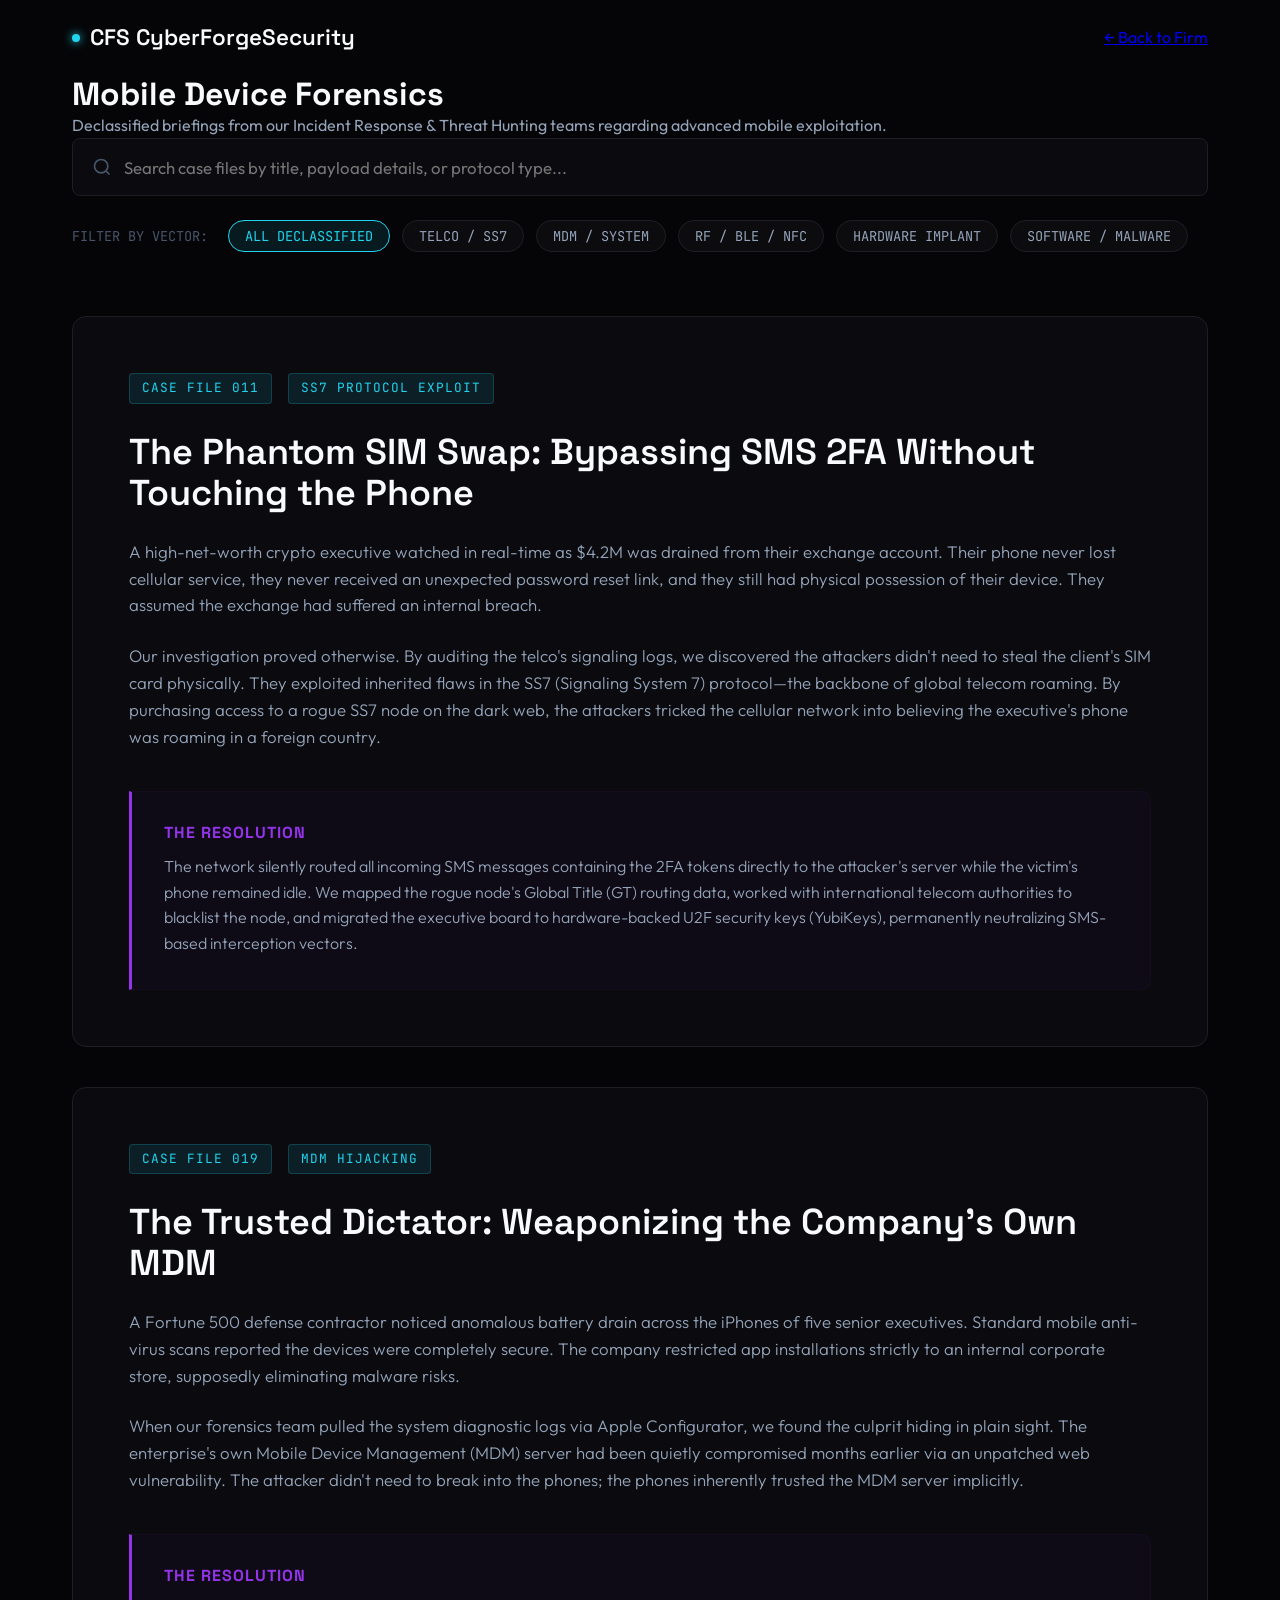
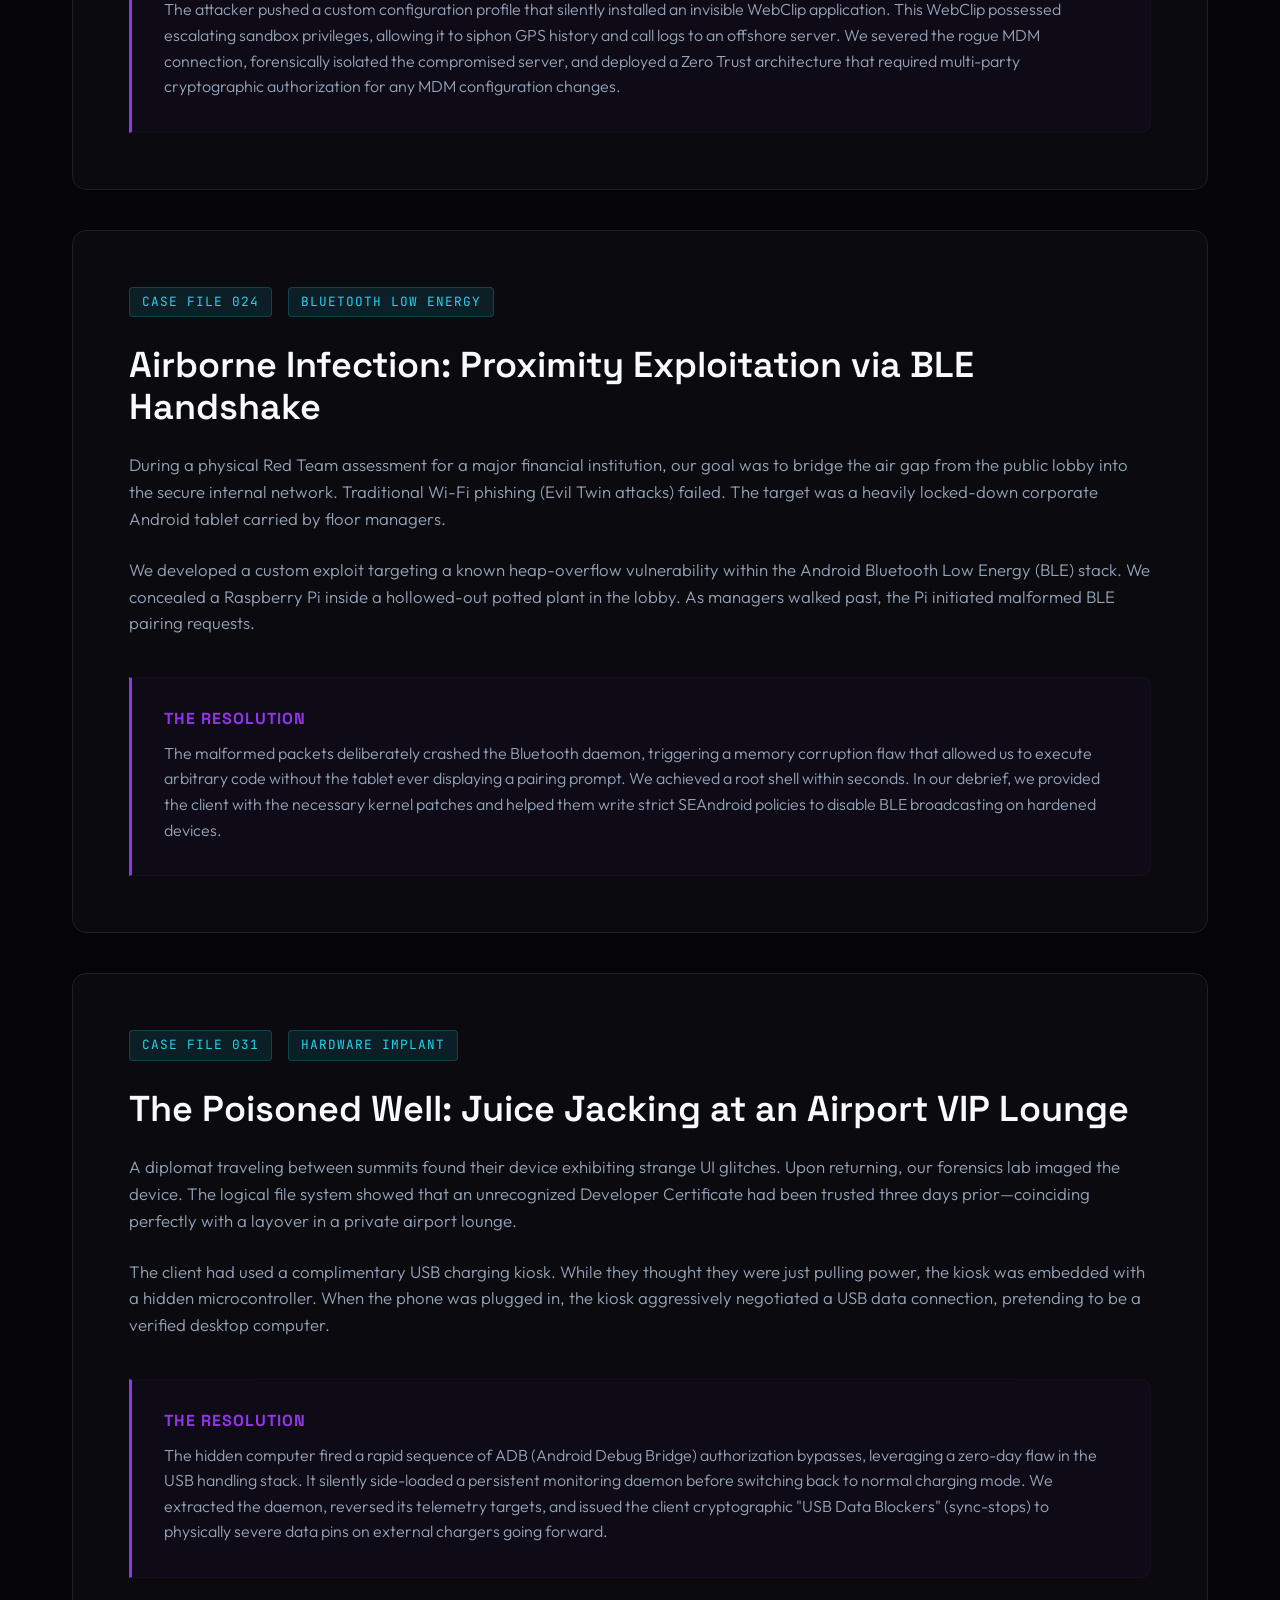
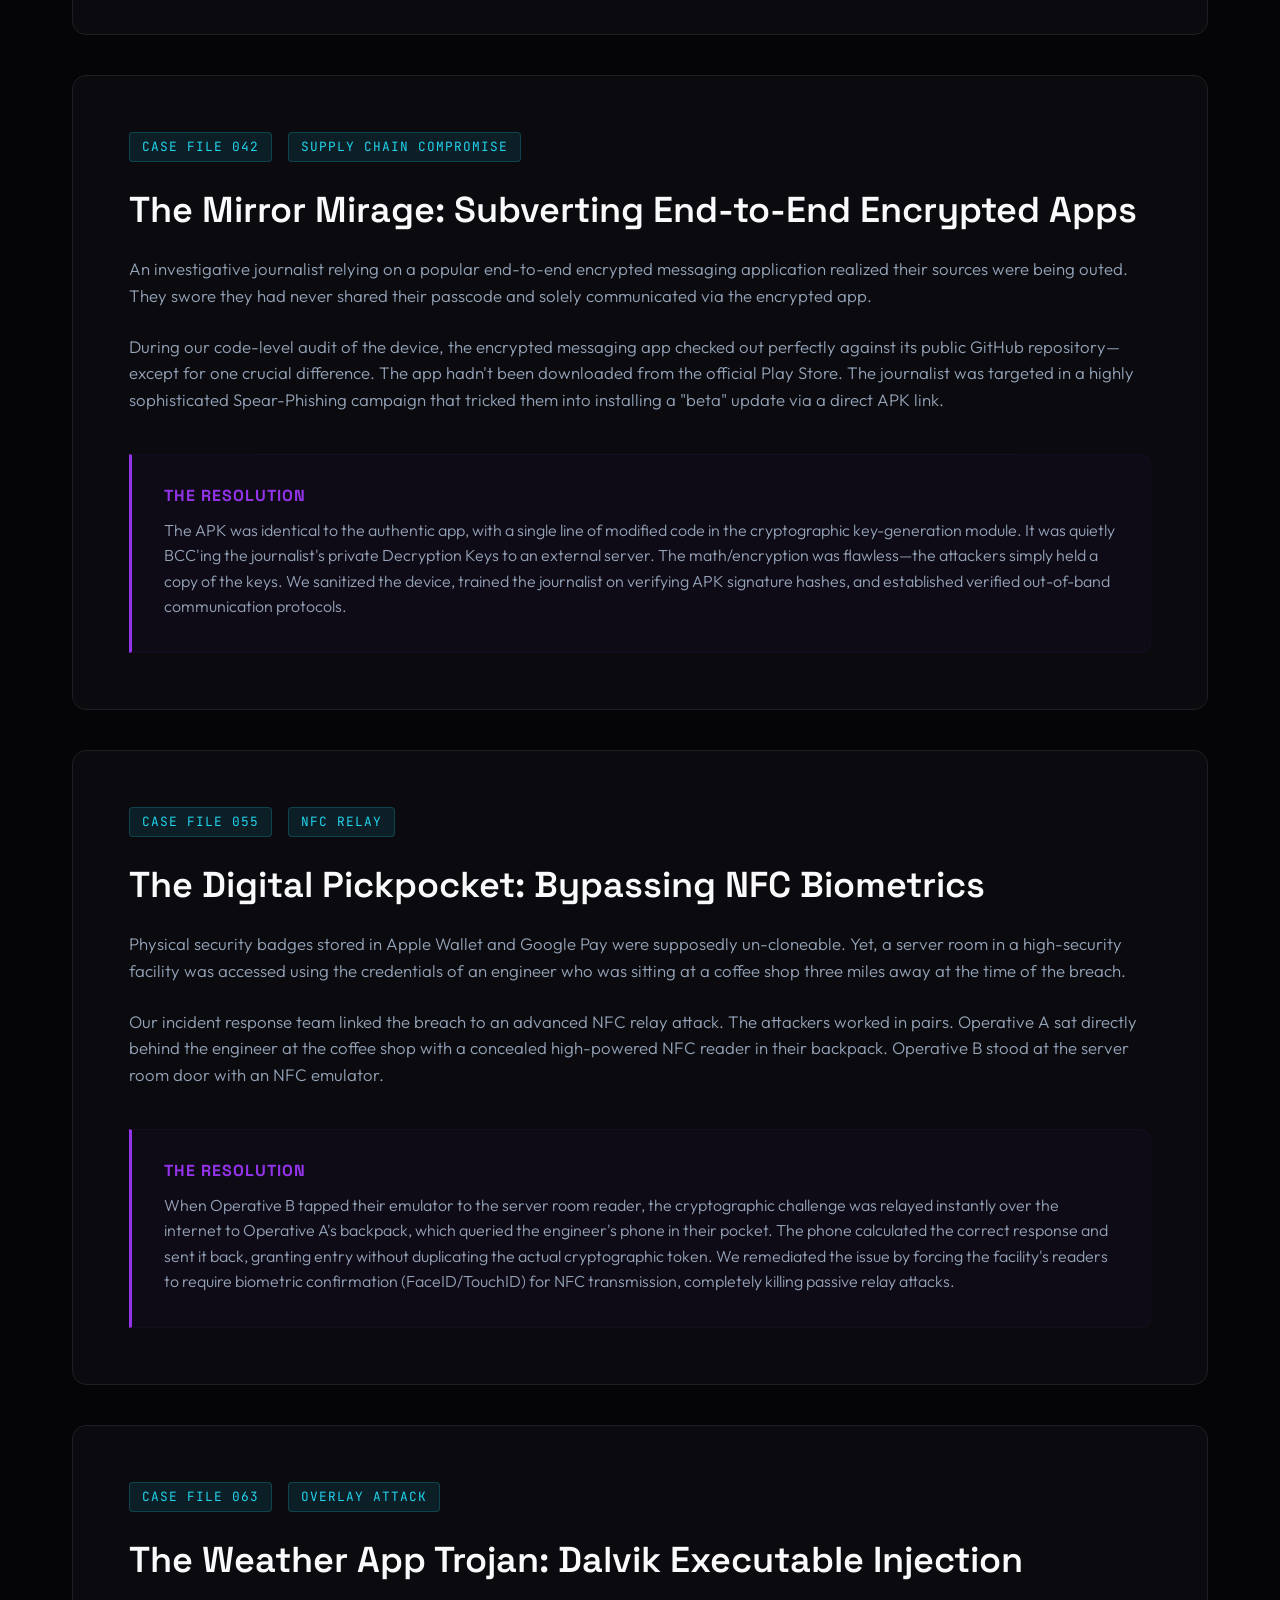
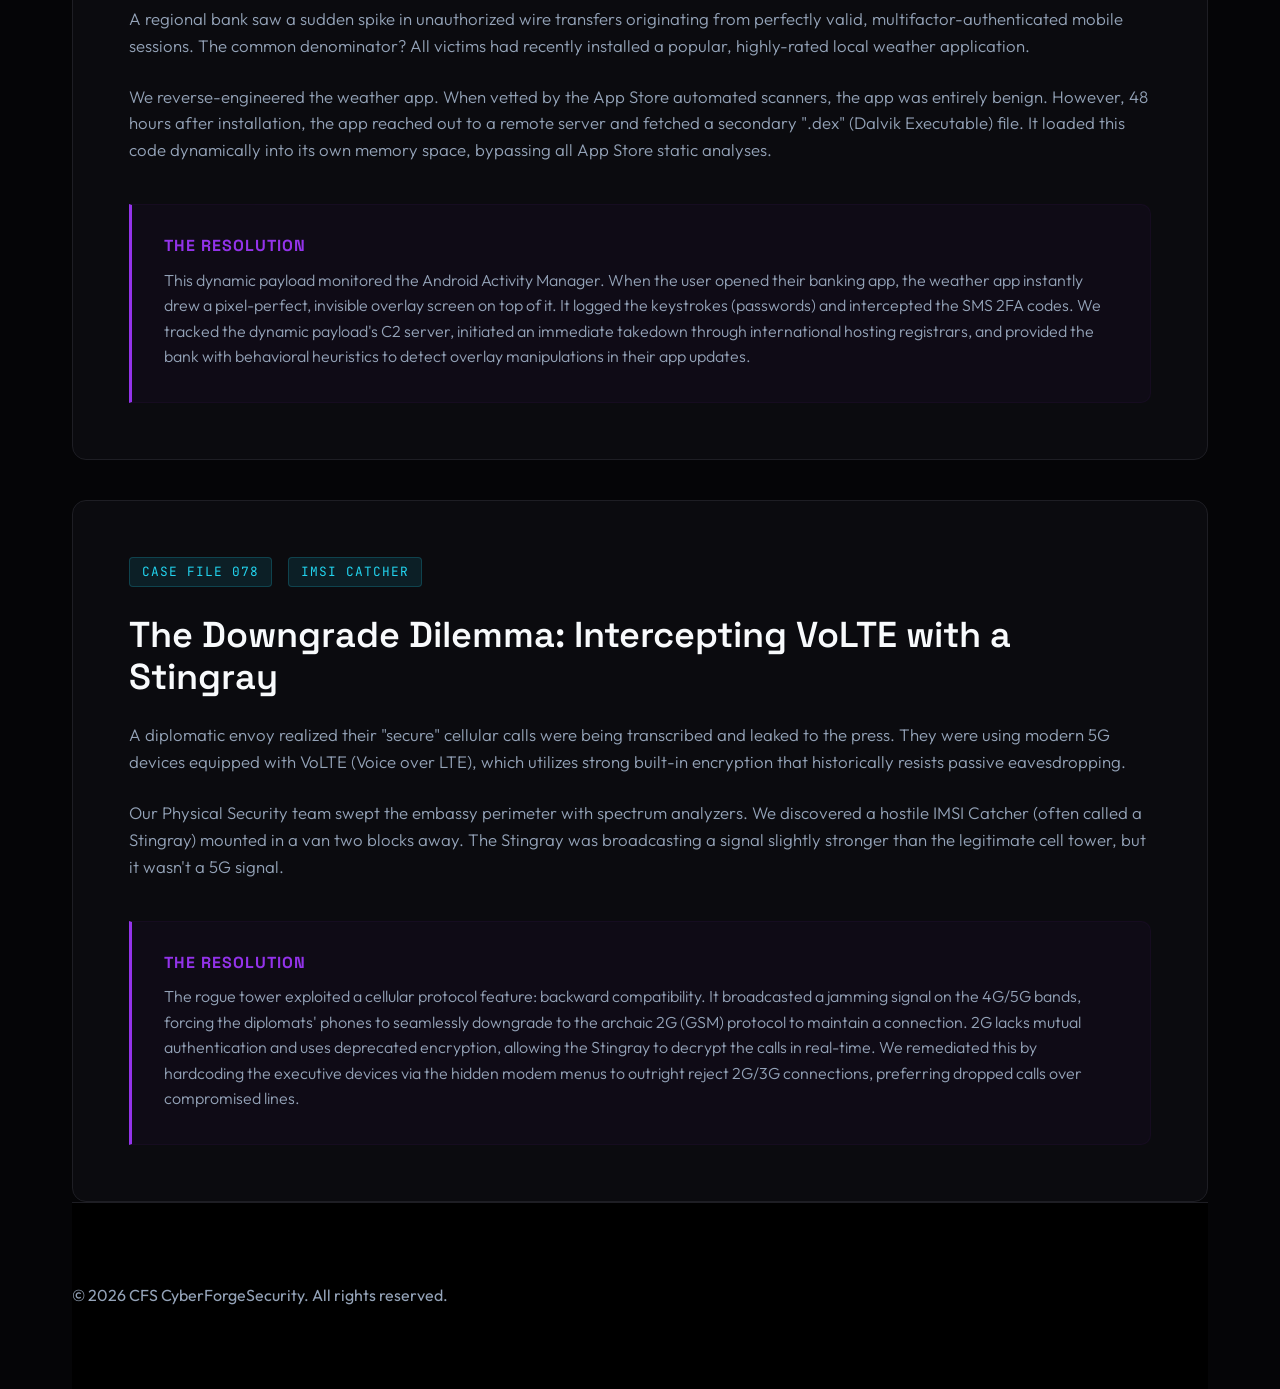
<file: blog.html>
<!DOCTYPE html>
<html lang="en">
<head>
    <meta charset="UTF-8">
    <meta name="viewport" content="width=device-width, initial-scale=1.0">
    <title>Mobile Device Forensics & Case Briefings | CFS CyberForgeSecurity</title>
    
    <!-- SEO Meta Tags -->
    <meta name="description" content="Declassified mobile forensics case files and incident briefings detailing advanced protocols breaches (SS7, MDM, BLE, NFC) analyzed by the CFS CyberForgeSecurity teams.">
    <meta name="keywords" content="mobile forensics, security research, SS7 routing exploit, MDM hijack, juice jacking, NFC relay, Stingray IMSI catcher, cybersecurity case study">
    <meta name="robots" content="index, follow">
    
    <!-- Open Graph -->
    <meta property="og:type" content="article">
    <meta property="og:url" content="https://secureforge.tech/blog.html">
    <meta property="og:title" content="Mobile Device Forensics & Case Briefings | CFS CyberForgeSecurity">
    <meta property="og:description" content="Declassified incident briefings detailing advanced SIM swaps, MDM hijacks, BLE stacks overflow, and Stingray operations.">

    <link rel="preconnect" href="https://fonts.googleapis.com">
    <link rel="preconnect" href="https://fonts.gstatic.com" crossorigin>
    <link href="https://fonts.googleapis.com/css2?family=Outfit:wght@300;400;500;700&family=Space+Grotesk:wght@400;600&family=JetBrains+Mono:wght@400;700&display=swap" rel="stylesheet">
    
    <!-- Centralized Stylesheet -->
    <link rel="stylesheet" href="style.css">
</head>
<body>
    <div class="container">
            <nav>
            <a href="index.html" class="logo"><div class="logo-dot"></div> CFS CyberForgeSecurity</a>
            <a href="index.html" class="back-link">← Back to Firm</a>
        </nav>

        <div class="page-header">
            <h1>Mobile Device Forensics</h1>
            <p>Declassified briefings from our Incident Response & Threat Hunting teams regarding advanced mobile exploitation.</p>
        </div>

        <!-- Search and Filter Container -->
        <div class="filter-container">
            <div class="search-wrapper">
                <input type="text" id="search-input" class="search-input" placeholder="Search case files by title, payload details, or protocol type...">
                <svg class="search-icon" width="20" height="20" fill="none" stroke="currentColor" stroke-width="2" viewBox="0 0 24 24">
                    <circle cx="11" cy="11" r="8"></circle>
                    <line x1="21" y1="21" x2="16.65" y2="16.65"></line>
                </svg>
            </div>
            <div class="tag-filters">
                <span style="font-family: var(--font-mono); font-size: 0.85rem; color: var(--text-dark); margin-right: 0.5rem;">FILTER BY VECTOR:</span>
                <button class="filter-btn active" data-tag="all">ALL DECLASSIFIED</button>
                <button class="filter-btn" data-tag="telco">TELCO / SS7</button>
                <button class="filter-btn" data-tag="mdm">MDM / SYSTEM</button>
                <button class="filter-btn" data-tag="rf">RF / BLE / NFC</button>
                <button class="filter-btn" data-tag="hardware">HARDWARE IMPLANT</button>
                <button class="filter-btn" data-tag="software">SOFTWARE / MALWARE</button>
            </div>
        </div>

        <!-- No Results Indicator -->
        <div class="no-results" id="no-results-alert">
            <h3>NO FILE MATCHES MATCHING SEARCH METRICS</h3>
            <p>Refine your query parameters or reset tag filters to scan other sectors.</p>
        </div>

        <div class="briefings-grid" id="briefings-grid">
            <!-- STORY 1 -->
            <article data-category="telco">
                <div class="article-meta"><span>CASE FILE 011</span> <span>SS7 PROTOCOL EXPLOIT</span></div>
                <h2 class="article-title">The Phantom SIM Swap: Bypassing SMS 2FA Without Touching the Phone</h2>
                <div class="article-content">
                    <p>A high-net-worth crypto executive watched in real-time as $4.2M was drained from their exchange account. Their phone never lost cellular service, they never received an unexpected password reset link, and they still had physical possession of their device. They assumed the exchange had suffered an internal breach.</p>
                    <p>Our investigation proved otherwise. By auditing the telco's signaling logs, we discovered the attackers didn't need to steal the client's SIM card physically. They exploited inherited flaws in the SS7 (Signaling System 7) protocol—the backbone of global telecom roaming. By purchasing access to a rogue SS7 node on the dark web, the attackers tricked the cellular network into believing the executive's phone was roaming in a foreign country.</p>
                    <div class="resolution-box">
                        <h4>The Resolution</h4>
                        <p>The network silently routed all incoming SMS messages containing the 2FA tokens directly to the attacker's server while the victim's phone remained idle. We mapped the rogue node's Global Title (GT) routing data, worked with international telecom authorities to blacklist the node, and migrated the executive board to hardware-backed U2F security keys (YubiKeys), permanently neutralizing SMS-based interception vectors.</p>
                    </div>
                </div>
            </article>

            <!-- STORY 2 -->
            <article data-category="mdm">
                <div class="article-meta"><span>CASE FILE 019</span> <span>MDM HIJACKING</span></div>
                <h2 class="article-title">The Trusted Dictator: Weaponizing the Company's Own MDM</h2>
                <div class="article-content">
                    <p>A Fortune 500 defense contractor noticed anomalous battery drain across the iPhones of five senior executives. Standard mobile anti-virus scans reported the devices were completely secure. The company restricted app installations strictly to an internal corporate store, supposedly eliminating malware risks.</p>
                    <p>When our forensics team pulled the system diagnostic logs via Apple Configurator, we found the culprit hiding in plain sight. The enterprise's own Mobile Device Management (MDM) server had been quietly compromised months earlier via an unpatched web vulnerability. The attacker didn't need to break into the phones; the phones inherently trusted the MDM server implicitly.</p>
                    <div class="resolution-box">
                        <h4>The Resolution</h4>
                        <p>The attacker pushed a custom configuration profile that silently installed an invisible WebClip application. This WebClip possessed escalating sandbox privileges, allowing it to siphon GPS history and call logs to an offshore server. We severed the rogue MDM connection, forensically isolated the compromised server, and deployed a Zero Trust architecture that required multi-party cryptographic authorization for any MDM configuration changes.</p>
                    </div>
                </div>
            </article>

            <!-- STORY 3 -->
            <article data-category="rf">
                <div class="article-meta"><span>CASE FILE 024</span> <span>BLUETOOTH LOW ENERGY</span></div>
                <h2 class="article-title">Airborne Infection: Proximity Exploitation via BLE Handshake</h2>
                <div class="article-content">
                    <p>During a physical Red Team assessment for a major financial institution, our goal was to bridge the air gap from the public lobby into the secure internal network. Traditional Wi-Fi phishing (Evil Twin attacks) failed. The target was a heavily locked-down corporate Android tablet carried by floor managers.</p>
                    <p>We developed a custom exploit targeting a known heap-overflow vulnerability within the Android Bluetooth Low Energy (BLE) stack. We concealed a Raspberry Pi inside a hollowed-out potted plant in the lobby. As managers walked past, the Pi initiated malformed BLE pairing requests.</p>
                    <div class="resolution-box">
                        <h4>The Resolution</h4>
                        <p>The malformed packets deliberately crashed the Bluetooth daemon, triggering a memory corruption flaw that allowed us to execute arbitrary code without the tablet ever displaying a pairing prompt. We achieved a root shell within seconds. In our debrief, we provided the client with the necessary kernel patches and helped them write strict SEAndroid policies to disable BLE broadcasting on hardened devices.</p>
                    </div>
                </div>
            </article>

            <!-- STORY 4 -->
            <article data-category="hardware">
                <div class="article-meta"><span>CASE FILE 031</span> <span>HARDWARE IMPLANT</span></div>
                <h2 class="article-title">The Poisoned Well: Juice Jacking at an Airport VIP Lounge</h2>
                <div class="article-content">
                    <p>A diplomat traveling between summits found their device exhibiting strange UI glitches. Upon returning, our forensics lab imaged the device. The logical file system showed that an unrecognized Developer Certificate had been trusted three days prior—coinciding perfectly with a layover in a private airport lounge.</p>
                    <p>The client had used a complimentary USB charging kiosk. While they thought they were just pulling power, the kiosk was embedded with a hidden microcontroller. When the phone was plugged in, the kiosk aggressively negotiated a USB data connection, pretending to be a verified desktop computer.</p>
                    <div class="resolution-box">
                        <h4>The Resolution</h4>
                        <p>The hidden computer fired a rapid sequence of ADB (Android Debug Bridge) authorization bypasses, leveraging a zero-day flaw in the USB handling stack. It silently side-loaded a persistent monitoring daemon before switching back to normal charging mode. We extracted the daemon, reversed its telemetry targets, and issued the client cryptographic "USB Data Blockers" (sync-stops) to physically severe data pins on external chargers going forward.</p>
                    </div>
                </div>
            </article>

            <!-- STORY 5 -->
            <article data-category="software">
                <div class="article-meta"><span>CASE FILE 042</span> <span>SUPPLY CHAIN COMPROMISE</span></div>
                <h2 class="article-title">The Mirror Mirage: Subverting End-to-End Encrypted Apps</h2>
                <div class="article-content">
                    <p>An investigative journalist relying on a popular end-to-end encrypted messaging application realized their sources were being outed. They swore they had never shared their passcode and solely communicated via the encrypted app.</p>
                    <p>During our code-level audit of the device, the encrypted messaging app checked out perfectly against its public GitHub repository—except for one crucial difference. The app hadn't been downloaded from the official Play Store. The journalist was targeted in a highly sophisticated Spear-Phishing campaign that tricked them into installing a "beta" update via a direct APK link.</p>
                    <div class="resolution-box">
                        <h4>The Resolution</h4>
                        <p>The APK was identical to the authentic app, with a single line of modified code in the cryptographic key-generation module. It was quietly BCC'ing the journalist's private Decryption Keys to an external server. The math/encryption was flawless—the attackers simply held a copy of the keys. We sanitized the device, trained the journalist on verifying APK signature hashes, and established verified out-of-band communication protocols.</p>
                    </div>
                </div>
            </article>

            <!-- STORY 6 -->
            <article data-category="rf">
                <div class="article-meta"><span>CASE FILE 055</span> <span>NFC RELAY</span></div>
                <h2 class="article-title">The Digital Pickpocket: Bypassing NFC Biometrics</h2>
                <div class="article-content">
                    <p>Physical security badges stored in Apple Wallet and Google Pay were supposedly un-cloneable. Yet, a server room in a high-security facility was accessed using the credentials of an engineer who was sitting at a coffee shop three miles away at the time of the breach.</p>
                    <p>Our incident response team linked the breach to an advanced NFC relay attack. The attackers worked in pairs. Operative A sat directly behind the engineer at the coffee shop with a concealed high-powered NFC reader in their backpack. Operative B stood at the server room door with an NFC emulator.</p>
                    <div class="resolution-box">
                        <h4>The Resolution</h4>
                        <p>When Operative B tapped their emulator to the server room reader, the cryptographic challenge was relayed instantly over the internet to Operative A's backpack, which queried the engineer's phone in their pocket. The phone calculated the correct response and sent it back, granting entry without duplicating the actual cryptographic token. We remediated the issue by forcing the facility's readers to require biometric confirmation (FaceID/TouchID) for NFC transmission, completely killing passive relay attacks.</p>
                    </div>
                </div>
            </article>

            <!-- STORY 7 -->
            <article data-category="software">
                <div class="article-meta"><span>CASE FILE 063</span> <span>OVERLAY ATTACK</span></div>
                <h2 class="article-title">The Weather App Trojan: Dalvik Executable Injection</h2>
                <div class="article-content">
                    <p>A regional bank saw a sudden spike in unauthorized wire transfers originating from perfectly valid, multifactor-authenticated mobile sessions. The common denominator? All victims had recently installed a popular, highly-rated local weather application.</p>
                    <p>We reverse-engineered the weather app. When vetted by the App Store automated scanners, the app was entirely benign. However, 48 hours after installation, the app reached out to a remote server and fetched a secondary ".dex" (Dalvik Executable) file. It loaded this code dynamically into its own memory space, bypassing all App Store static analyses.</p>
                    <div class="resolution-box">
                        <h4>The Resolution</h4>
                        <p>This dynamic payload monitored the Android Activity Manager. When the user opened their banking app, the weather app instantly drew a pixel-perfect, invisible overlay screen on top of it. It logged the keystrokes (passwords) and intercepted the SMS 2FA codes. We tracked the dynamic payload's C2 server, initiated an immediate takedown through international hosting registrars, and provided the bank with behavioral heuristics to detect overlay manipulations in their app updates.</p>
                    </div>
                </div>
            </article>

            <!-- STORY 8 -->
            <article data-category="telco rf">
                <div class="article-meta"><span>CASE FILE 078</span> <span>IMSI CATCHER</span></div>
                <h2 class="article-title">The Downgrade Dilemma: Intercepting VoLTE with a Stingray</h2>
                <div class="article-content">
                    <p>A diplomatic envoy realized their "secure" cellular calls were being transcribed and leaked to the press. They were using modern 5G devices equipped with VoLTE (Voice over LTE), which utilizes strong built-in encryption that historically resists passive eavesdropping.</p>
                    <p>Our Physical Security team swept the embassy perimeter with spectrum analyzers. We discovered a hostile IMSI Catcher (often called a Stingray) mounted in a van two blocks away. The Stingray was broadcasting a signal slightly stronger than the legitimate cell tower, but it wasn't a 5G signal.</p>
                    <div class="resolution-box">
                        <h4>The Resolution</h4>
                        <p>The rogue tower exploited a cellular protocol feature: backward compatibility. It broadcasted a jamming signal on the 4G/5G bands, forcing the diplomats' phones to seamlessly downgrade to the archaic 2G (GSM) protocol to maintain a connection. 2G lacks mutual authentication and uses deprecated encryption, allowing the Stingray to decrypt the calls in real-time. We remediated this by hardcoding the executive devices via the hidden modem menus to outright reject 2G/3G connections, preferring dropped calls over compromised lines.</p>
                    </div>
                </div>
            </article>
        </div>

            <footer>
            <p>&copy; <script>document.write(new Date().getFullYear())</script> CFS CyberForgeSecurity. All rights reserved.</p>
        </footer>
    </div>

    <!-- Active Filter Controller -->
    <script>
        const searchInput = document.getElementById('search-input');
        const filterBtns = document.querySelectorAll('.filter-btn');
        const articles = document.querySelectorAll('article');
        const noResults = document.getElementById('no-results-alert');

        let activeTag = 'all';
        let searchQuery = '';

        // Search Input Changes
        searchInput.addEventListener('input', (e) => {
            searchQuery = e.target.value.toLowerCase().trim();
            filterArticles();
        });

        // Filter Tag Selections
        filterBtns.forEach(btn => {
            btn.addEventListener('click', () => {
                filterBtns.forEach(b => b.classList.remove('active'));
                btn.classList.add('active');
                activeTag = btn.dataset.tag;
                filterArticles();
            });
        });

        function filterArticles() {
            let visibleCount = 0;
            
            articles.forEach(article => {
                const title = article.querySelector('.article-title').textContent.toLowerCase();
                const content = article.querySelector('.article-content').textContent.toLowerCase();
                const meta = article.querySelector('.article-meta').textContent.toLowerCase();
                const categories = article.dataset.category.split(' ');

                const matchesSearch = title.includes(searchQuery) || content.includes(searchQuery) || meta.includes(searchQuery);
                const matchesTag = activeTag === 'all' || categories.includes(activeTag);

                if (matchesSearch && matchesTag) {
                    article.style.display = 'block';
                    article.style.opacity = '1';
                    visibleCount++;
                } else {
                    article.style.display = 'none';
                    article.style.opacity = '0';
                }
            });

            // Toggle No Results State
            if (visibleCount === 0) {
                noResults.style.display = 'block';
            } else {
                noResults.style.display = 'none';
            }
        }
    </script>
</body>
</html>
</file>
<file: style.css>
:root {
    /* Colors */
    --bg-main: #050507;
    --bg-card: #0b0b0f;
    --bg-hover: #121218;
    
    --cyan: #22d3ee;
    --cyan-dim: rgba(34, 211, 238, 0.1);
    --cyan-glow: rgba(34, 211, 238, 0.4);
    
    --purple: #9333ea;
    --purple-dim: rgba(147, 51, 234, 0.1);
    --purple-glow: rgba(147, 51, 234, 0.4);
    
    --text-white: #f8fafc;
    --text-gray: #94a3b8;
    --text-dark: #475569;
    
    --border: #1e1e24;
    --border-light: #2d2d35;
    
    --font-outfit: 'Outfit', sans-serif;
    --font-space: 'Space Grotesk', sans-serif;
    --font-mono: 'JetBrains Mono', monospace;
}

/* Reset and Core Styles */
* {
    margin: 0;
    padding: 0;
    box-sizing: border-box;
}

html {
    scroll-behavior: smooth;
}

body {
    background-color: var(--bg-main);
    color: var(--text-gray);
    font-family: var(--font-outfit);
    line-height: 1.6;
    overflow-x: hidden;
    -webkit-font-smoothing: antialiased;
}

/* Premium Scrollbar */
::-webkit-scrollbar {
    width: 8px;
    height: 8px;
}
::-webkit-scrollbar-track {
    background: var(--bg-main);
}
::-webkit-scrollbar-thumb {
    background: var(--border-light);
    border-radius: 4px;
}
::-webkit-scrollbar-thumb:hover {
    background: var(--cyan);
}

/* Text Selection */
::selection {
    background: var(--cyan-dim);
    color: var(--text-white);
}

h1, h2, h3, h4, h5, h6 {
    font-family: var(--font-space);
    color: var(--text-white);
    line-height: 1.15;
}

.container {
    max-width: 1200px;
    margin: 0 auto;
    padding: 0 2rem;
}

/* Subtle Animated Background Grid */
.bg-grid {
    position: fixed;
    top: 0;
    left: 0;
    width: 100vw;
    height: 100vh;
    background-size: 50px 50px;
    background-image: 
        linear-gradient(to right, rgba(255, 255, 255, 0.015) 1px, transparent 1px),
        linear-gradient(to bottom, rgba(255, 255, 255, 0.015) 1px, transparent 1px);
    z-index: -2;
    pointer-events: none;
}

/* Glow Orbs with Floating Animation */
.glow-orb {
    position: absolute;
    width: 600px;
    height: 600px;
    border-radius: 50%;
    filter: blur(100px);
    z-index: -1;
    opacity: 0.25;
    pointer-events: none;
    transition: transform 0.2s ease-out;
}

.glow-orb.top {
    top: -150px;
    left: -150px;
    background: radial-gradient(circle, var(--cyan-glow) 0%, transparent 60%);
    animation: float-slow 15s ease-in-out infinite alternate;
}

.glow-orb.bottom {
    bottom: -150px;
    right: -150px;
    background: radial-gradient(circle, var(--purple-glow) 0%, transparent 60%);
    animation: float-slow 20s ease-in-out infinite alternate-reverse;
}

@keyframes float-slow {
    0% { transform: translate(0, 0) scale(1); }
    100% { transform: translate(80px, 40px) scale(1.15); }
}

/* Header & Navigation */
header {
    position: sticky;
    top: 0;
    z-index: 100;
    backdrop-filter: blur(12px);
    -webkit-backdrop-filter: blur(12px);
    border-bottom: 1px solid rgba(30, 30, 36, 0.6);
    background: rgba(5, 5, 7, 0.7);
}

nav {
    display: flex;
    justify-content: space-between;
    align-items: center;
    padding: 1.25rem 0;
}

.logo {
    font-family: var(--font-space);
    font-weight: 600;
    font-size: 1.4rem;
    color: var(--text-white);
    text-decoration: none;
    display: flex;
    align-items: center;
    gap: 0.6rem;
}

.logo-dot {
    width: 8px;
    height: 8px;
    background: var(--cyan);
    border-radius: 50%;
    box-shadow: 0 0 10px var(--cyan);
    animation: breathe 3s ease-in-out infinite;
}

@keyframes breathe {
    0%, 100% { transform: scale(1); opacity: 1; box-shadow: 0 0 10px var(--cyan); }
    50% { transform: scale(1.3); opacity: 0.8; box-shadow: 0 0 15px var(--cyan); }
}

.nav-links {
    display: flex;
    gap: 2.5rem;
    align-items: center;
}

.nav-links a {
    color: var(--text-gray);
    text-decoration: none;
    font-size: 0.95rem;
    font-weight: 500;
    position: relative;
    padding: 0.25rem 0;
    transition: color 0.3s;
}

.nav-links a:hover {
    color: var(--text-white);
}

.nav-links a::after {
    content: '';
    position: absolute;
    bottom: 0;
    left: 0;
    width: 0;
    height: 1px;
    background: var(--cyan);
    transition: width 0.3s ease;
}

.nav-links a:hover::after {
    width: 100%;
}

/* Responsive Mobile Navigation Overlay */
.mobile-nav-toggle {
    display: none;
    background: none;
    border: none;
    cursor: pointer;
    z-index: 110;
    padding: 0.5rem;
}

.mobile-nav-toggle span {
    display: block;
    width: 24px;
    height: 2px;
    background-color: var(--text-white);
    margin: 5px 0;
    transition: all 0.3s ease-in-out;
}

.mobile-nav-toggle.active span:nth-child(1) {
    transform: rotate(45deg) translate(5px, 5px);
}

.mobile-nav-toggle.active span:nth-child(2) {
    opacity: 0;
}

.mobile-nav-toggle.active span:nth-child(3) {
    transform: rotate(-45deg) translate(5px, -5px);
}

.mobile-nav-overlay {
    position: fixed;
    top: 0;
    left: 0;
    width: 100%;
    height: 100%;
    background: rgba(5, 5, 7, 0.98);
    z-index: 105;
    display: flex;
    flex-direction: column;
    justify-content: center;
    align-items: center;
    gap: 2rem;
    opacity: 0;
    pointer-events: none;
    transition: opacity 0.3s ease-in-out;
}

.mobile-nav-overlay.active {
    opacity: 1;
    pointer-events: auto;
}

.mobile-nav-overlay a {
    font-family: var(--font-space);
    font-size: 1.8rem;
    color: var(--text-gray);
    text-decoration: none;
    transition: color 0.3s;
}

.mobile-nav-close {
    position: absolute;
    top: 1.5rem;
    right: 1.5rem;
    background: none;
    border: none;
    color: var(--text-white);
    font-size: 2rem;
    line-height: 1;
    cursor: pointer;
    transition: color 0.2s ease;
}

.mobile-nav-close:hover {
    color: var(--cyan);
}

.mobile-nav-overlay a:hover,
.mobile-nav-overlay a.active {
    color: var(--cyan);
}

/* Buttons */
.btn {
    display: inline-flex;
    align-items: center;
    justify-content: center;
    padding: 0.75rem 1.75rem;
    border-radius: 6px;
    text-decoration: none;
    font-weight: 500;
    font-size: 0.95rem;
    transition: all 0.3s cubic-bezier(0.16, 1, 0.3, 1);
    cursor: pointer;
    border: 1px solid transparent;
}

.btn-primary {
    background-color: var(--text-white);
    color: var(--bg-main);
}

.btn-primary:hover {
    background-color: #cbd5e1;
    transform: translateY(-2px);
    box-shadow: 0 4px 15px rgba(255, 255, 255, 0.1);
}

.btn-glow {
    background-color: rgba(34, 211, 238, 0.05);
    color: var(--cyan);
    border-color: rgba(34, 211, 238, 0.25);
    box-shadow: 0 0 20px rgba(34, 211, 238, 0.05);
}

.btn-glow:hover {
    background-color: rgba(34, 211, 238, 0.15);
    border-color: var(--cyan);
    box-shadow: 0 0 30px rgba(34, 211, 238, 0.25);
    transform: translateY(-2px);
}

/* Sections */
section {
    padding: 7rem 0;
    border-top: 1px solid var(--border);
    position: relative;
}

.section-header {
    margin-bottom: 4.5rem;
    max-width: 650px;
}

.section-header h2 {
    font-size: 2.75rem;
    margin-bottom: 1rem;
    letter-spacing: -0.02em;
}

.section-header p {
    font-size: 1.1rem;
    color: var(--text-gray);
}

/* Hero Section */
.hero {
    padding: 9rem 0 7rem;
    max-width: 850px;
}

.status-badge {
    display: inline-flex;
    align-items: center;
    gap: 10px;
    padding: 8px 18px;
    background: rgba(30, 30, 36, 0.4);
    border: 1px solid var(--border-light);
    border-radius: 50px;
    font-size: 0.85rem;
    color: var(--text-gray);
    margin-bottom: 2rem;
    backdrop-filter: blur(4px);
}

.pulse-dot {
    width: 7px;
    height: 7px;
    background: var(--cyan);
    border-radius: 50%;
    position: relative;
}

.pulse-dot::after {
    content: '';
    position: absolute;
    top: -3px; left: -3px; right: -3px; bottom: -3px;
    border-radius: 50%;
    border: 1px solid var(--cyan);
    animation: pulse 2.2s infinite;
}

@keyframes pulse {
    0% { transform: scale(1); opacity: 1; }
    100% { transform: scale(3.2); opacity: 0; }
}

.hero h1 {
    font-size: 4.75rem;
    letter-spacing: -0.03em;
    margin-bottom: 1.5rem;
    font-weight: 700;
}

.highlight {
    color: var(--cyan);
    position: relative;
    display: inline-block;
}

.highlight::after {
    content: '';
    position: absolute;
    bottom: 5px;
    left: 0;
    width: 100%;
    height: 4px;
    background: rgba(34, 211, 238, 0.2);
    z-index: -1;
}

.hero p {
    font-size: 1.3rem;
    max-width: 650px;
    margin-bottom: 3.5rem;
    color: var(--text-gray);
    font-weight: 300;
}

.hero-actions {
    display: flex;
    gap: 1.5rem;
    align-items: center;
}

/* Bento Grid */
.bento-grid {
    display: grid;
    grid-template-columns: repeat(3, 1fr);
    grid-auto-rows: minmax(250px, auto);
    gap: 1.5rem;
}

.bento-item {
    background: var(--bg-card);
    border: 1px solid var(--border);
    border-radius: 14px;
    padding: 2.25rem;
    display: flex;
    flex-direction: column;
    justify-content: space-between;
    transition: all 0.4s cubic-bezier(0.16, 1, 0.3, 1);
    position: relative;
    overflow: hidden;
}

/* Interactive spotlight highlight overlay */
.bento-item::after {
    content: '';
    position: absolute;
    top: 0; left: 0;
    width: 100%; height: 100%;
    background: radial-gradient(800px circle at var(--mouse-x, 0px) var(--mouse-y, 0px), rgba(34, 211, 238, 0.08), transparent 40%);
    opacity: 0;
    transition: opacity 0.5s;
    pointer-events: none;
    z-index: 2;
}

.bento-item:hover::after {
    opacity: 1;
}

.bento-item:hover {
    border-color: rgba(34, 211, 238, 0.3);
    background: var(--bg-hover);
    transform: translateY(-4px);
    box-shadow: 0 10px 30px rgba(0, 0, 0, 0.2);
}

.bento-item h3 {
    font-size: 1.5rem;
    margin-bottom: 0.6rem;
    position: relative;
    z-index: 3;
}

.bento-item p {
    font-size: 0.95rem;
    color: var(--text-gray);
    position: relative;
    z-index: 3;
    font-weight: 300;
}

.item-icon {
    align-self: flex-start;
    padding: 12px;
    background: rgba(30, 30, 36, 0.8);
    border: 1px solid var(--border-light);
    border-radius: 10px;
    color: var(--cyan);
    margin-bottom: 1.5rem;
    position: relative;
    z-index: 3;
    display: flex;
    align-items: center;
    justify-content: center;
}

.span-2 { grid-column: span 2; }
.row-2 { grid-row: span 2; }

/* Pricing / Scoping Calculator */
.pricing-section {
    background: rgba(11, 11, 15, 0.5);
    position: relative;
}

.pricing-section::before {
    content: '';
    position: absolute;
    top: 0; left: 0; right: 0; bottom: 0;
    background: radial-gradient(circle at 70% 30%, rgba(147, 51, 234, 0.03), transparent 50%);
    pointer-events: none;
}

.pricing-layout {
    display: grid;
    grid-template-columns: 1.2fr 1fr;
    gap: 3.5rem;
    align-items: start;
}

.calculator-card {
    background: var(--bg-card);
    border: 1px solid var(--border-light);
    border-radius: 16px;
    padding: 3rem;
    box-shadow: 0 20px 45px rgba(0, 0, 0, 0.4);
    position: relative;
}

.calculator-card::before {
    content: '';
    position: absolute;
    top: 0; left: 0; right: 0;
    height: 3px;
    background: linear-gradient(90deg, var(--cyan), var(--purple));
    border-top-left-radius: 16px;
    border-top-right-radius: 16px;
}

.calc-title {
    font-size: 1.75rem;
    margin-bottom: 0.5rem;
}

.calc-subtitle {
    font-size: 0.95rem;
    color: var(--text-dark);
    margin-bottom: 2.5rem;
}

.calc-section {
    margin-bottom: 2.25rem;
}

.calc-label {
    display: flex;
    justify-content: space-between;
    align-items: center;
    color: var(--text-white);
    font-weight: 500;
    margin-bottom: 1rem;
    font-size: 0.95rem;
}

.calc-label span.val-display {
    color: var(--cyan);
    font-family: var(--font-mono);
    font-size: 1rem;
}

/* Toggle targets grid */
.target-grid {
    display: grid;
    grid-template-columns: repeat(2, 1fr);
    gap: 1rem;
}

.target-btn {
    background: rgba(30, 30, 36, 0.3);
    border: 1px solid var(--border);
    padding: 1rem;
    border-radius: 8px;
    color: var(--text-gray);
    cursor: pointer;
    transition: all 0.3s;
    text-align: left;
    display: flex;
    align-items: center;
    gap: 0.75rem;
}

.target-btn:hover {
    border-color: rgba(34, 211, 238, 0.4);
    color: var(--text-white);
}

.target-btn.active {
    background: rgba(34, 211, 238, 0.05);
    border-color: var(--cyan);
    color: var(--text-white);
}

.target-checkbox {
    width: 16px;
    height: 16px;
    border: 2px solid var(--text-dark);
    border-radius: 4px;
    display: flex;
    align-items: center;
    justify-content: center;
    transition: all 0.2s;
    flex-shrink: 0;
}

.target-btn.active .target-checkbox {
    border-color: var(--cyan);
    background: var(--cyan);
}

.target-btn.active .target-checkbox::after {
    content: '✓';
    color: var(--bg-main);
    font-size: 10px;
    font-weight: bold;
}

/* Custom range slider */
.slider-container {
    position: relative;
    display: flex;
    align-items: center;
}

.range-slider {
    -webkit-appearance: none;
    width: 100%;
    height: 6px;
    border-radius: 3px;
    background: var(--border-light);
    outline: none;
    transition: background 0.3s;
}

.range-slider::-webkit-slider-thumb {
    -webkit-appearance: none;
    appearance: none;
    width: 18px;
    height: 18px;
    border-radius: 50%;
    background: var(--text-white);
    border: 2px solid var(--cyan);
    cursor: pointer;
    box-shadow: 0 0 10px rgba(34, 211, 238, 0.5);
    transition: all 0.2s;
}

.range-slider::-webkit-slider-thumb:hover {
    background: var(--cyan);
    transform: scale(1.15);
}

/* Pricing Results Display */
.calc-results {
    background: rgba(5, 5, 7, 0.4);
    border: 1px solid var(--border);
    border-radius: 12px;
    padding: 2.25rem;
    display: flex;
    flex-direction: column;
    align-items: center;
    text-align: center;
    height: 100%;
    justify-content: center;
    position: relative;
}

.calc-results h3 {
    font-size: 1.15rem;
    text-transform: uppercase;
    letter-spacing: 2px;
    color: var(--text-dark);
    margin-bottom: 1.5rem;
}

.calc-price {
    font-family: var(--font-space);
    font-size: 4rem;
    color: var(--text-white);
    margin-bottom: 0.5rem;
    font-weight: 700;
    line-height: 1;
}

.calc-price span {
    font-size: 1rem;
    color: var(--text-dark);
    font-family: var(--font-outfit);
    font-weight: 400;
}

.calc-desc {
    font-size: 0.95rem;
    color: var(--text-gray);
    margin-bottom: 2.5rem;
    max-width: 320px;
}

.calc-features {
    text-align: left;
    list-style: none;
    width: 100%;
    margin-bottom: 2.5rem;
    border-top: 1px solid var(--border);
    padding-top: 1.5rem;
}

.calc-features li {
    font-size: 0.95rem;
    margin-bottom: 0.75rem;
    display: flex;
    align-items: center;
    gap: 12px;
}

.calc-features li::before {
    content: '→';
    color: var(--cyan);
    font-weight: bold;
}

/* Firm / Story Section */
.story-section {
    display: grid;
    grid-template-columns: 1fr 1fr;
    gap: 6rem;
    align-items: center;
}

.story-text h2 {
    font-size: 2.5rem;
    margin-bottom: 2rem;
}

.story-text p {
    margin-bottom: 1.5rem;
    font-size: 1.1rem;
    font-weight: 300;
}

.stats-grid {
    display: grid;
    grid-template-columns: 1fr 1fr;
    gap: 2.5rem;
}

.stat-box {
    border-left: 2px solid var(--border);
    padding-left: 1.75rem;
    transition: border-color 0.3s;
}

.stat-box:hover {
    border-color: var(--cyan);
}

.stat-box h4 {
    font-size: 3rem;
    margin-bottom: 0.5rem;
    color: var(--text-white);
}

.stat-box p {
    font-size: 0.95rem;
    color: var(--text-dark);
}

/* Testimonials Carousel Track */
.testimonial-header {
    display: flex;
    justify-content: space-between;
    align-items: flex-end;
    margin-bottom: 3rem;
}

.testimonial-header h3 {
    font-size: 1.8rem;
}

.testimonial-nav {
    display: flex;
    gap: 0.75rem;
}

.t-nav-btn {
    width: 40px;
    height: 40px;
    border-radius: 50%;
    border: 1px solid var(--border);
    background: var(--bg-card);
    color: var(--text-white);
    display: flex;
    align-items: center;
    justify-content: center;
    cursor: pointer;
    transition: all 0.3s;
}

.t-nav-btn:hover {
    background: var(--cyan-dim);
    border-color: var(--cyan);
    color: var(--cyan);
}

.testimonial-track {
    display: flex;
    gap: 2rem;
    overflow-x: auto;
    padding-bottom: 2rem;
    scrollbar-width: none;
    scroll-behavior: smooth;
}

.testimonial-track::-webkit-scrollbar {
    display: none;
}

.t-card {
    min-width: 400px;
    flex-shrink: 0;
    background: var(--bg-card);
    border: 1px solid var(--border);
    padding: 2.5rem;
    border-radius: 12px;
    transition: border-color 0.3s;
}

.t-card:hover {
    border-color: var(--border-light);
}

.t-header {
    display: flex;
    justify-content: space-between;
    align-items: center;
    margin-bottom: 1.5rem;
    border-bottom: 1px solid var(--border);
    padding-bottom: 1.25rem;
}

.t-profile {
    display: flex;
    gap: 1rem;
    align-items: center;
}

.t-avatar {
    width: 42px;
    height: 42px;
    background: var(--border);
    border-radius: 50%;
    display: flex;
    align-items: center;
    justify-content: center;
    font-family: var(--font-space);
    font-size: 0.85rem;
    font-weight: 600;
    color: var(--text-white);
}

.t-info h5 {
    font-size: 0.95rem;
    color: var(--text-white);
}

.t-info span {
    font-size: 0.8rem;
    color: var(--text-dark);
}

.t-body {
    font-size: 1rem;
    color: var(--text-gray);
    font-weight: 300;
    line-height: 1.6;
}

/* Blog Briefings Layout Styles */
.blog-header {
    text-align: center;
    margin-bottom: 4.5rem;
}

.blog-header h1 {
    font-size: 3.5rem;
    margin-bottom: 1rem;
}

.blog-header p {
    color: var(--text-gray);
    font-size: 1.2rem;
    max-width: 600px;
    margin: 0 auto;
}

/* Search and Filters */
.filter-container {
    display: flex;
    flex-direction: column;
    gap: 1.5rem;
    margin-bottom: 4rem;
}

.search-wrapper {
    position: relative;
    width: 100%;
}

.search-input {
    width: 100%;
    background: var(--bg-card);
    border: 1px solid var(--border);
    padding: 1.1rem 1.5rem 1.1rem 3.2rem;
    border-radius: 8px;
    color: var(--text-white);
    font-family: var(--font-outfit);
    font-size: 1.05rem;
    transition: all 0.3s;
}

.search-input:focus {
    outline: none;
    border-color: var(--cyan);
    box-shadow: 0 0 20px rgba(34, 211, 238, 0.1);
}

.search-icon {
    position: absolute;
    left: 1.25rem;
    top: 50%;
    transform: translateY(-50%);
    color: var(--text-dark);
    pointer-events: none;
    transition: color 0.3s;
}

.search-input:focus + .search-icon {
    color: var(--cyan);
}

.tag-filters {
    display: flex;
    gap: 0.75rem;
    flex-wrap: wrap;
    align-items: center;
}

.filter-btn {
    background: rgba(30, 30, 36, 0.3);
    border: 1px solid var(--border);
    color: var(--text-gray);
    padding: 6px 16px;
    border-radius: 50px;
    font-size: 0.85rem;
    font-family: var(--font-mono);
    cursor: pointer;
    transition: all 0.3s;
}

.filter-btn:hover {
    border-color: var(--cyan-dim);
    color: var(--text-white);
}

.filter-btn.active {
    background: var(--cyan-dim);
    border-color: var(--cyan);
    color: var(--cyan);
}

/* Contact Form */
.contact-section {
    padding: 6rem 0;
}
.contact-card {
    background: var(--bg-card);
    border: 1px solid var(--border);
    border-radius: 12px;
    padding: 2.5rem;
    max-width: 880px;
    margin: 0 auto;
}
.contact-grid {
    display: grid;
    grid-template-columns: 1fr 1fr;
    gap: 1rem 2rem;
}
.form-row { display: flex; flex-direction: column; }
.form-label { font-size: 0.85rem; color: var(--text-white); margin-bottom: 0.5rem; }
.input, .textarea, .select {
    background: rgba(30,30,36,0.6);
    border: 1px solid var(--border);
    color: var(--text-white);
    padding: 0.9rem 1rem;
    border-radius: 8px;
    font-size: 0.95rem;
}
.textarea { min-height: 140px; resize: vertical; }
.form-actions { margin-top: 1rem; display: flex; gap: 1rem; align-items: center; }
.form-note { font-size: 0.9rem; color: var(--text-dark); }
.contact-card .btn-primary { padding: 0.75rem 1.25rem; }
.form-status { margin-top: 1rem; font-size: 0.95rem; color: var(--text-white); }

@media (max-width: 900px) {
    .contact-grid { grid-template-columns: 1fr; }
}

.briefings-grid {
    display: flex;
    flex-direction: column;
    gap: 2.5rem;
}

article {
    background: var(--bg-card);
    border: 1px solid var(--border);
    border-radius: 14px;
    padding: 3.5rem;
    transition: all 0.4s cubic-bezier(0.16, 1, 0.3, 1);
    position: relative;
    overflow: hidden;
}

article:hover {
    border-color: var(--border-light);
    box-shadow: 0 15px 35px rgba(0, 0, 0, 0.3);
}

.article-meta {
    display: flex;
    gap: 1rem;
    align-items: center;
    margin-bottom: 1.75rem;
    font-family: var(--font-mono);
    font-size: 0.8rem;
    color: var(--cyan);
    text-transform: uppercase;
}

.article-meta span {
    padding: 4px 12px;
    background: var(--cyan-dim);
    border: 1px solid rgba(34, 211, 238, 0.2);
    border-radius: 4px;
    letter-spacing: 1px;
}

h2.article-title {
    font-size: 2.25rem;
    margin-bottom: 1.5rem;
    font-weight: 600;
}

.article-content p {
    margin-bottom: 1.5rem;
    font-size: 1.05rem;
    font-weight: 300;
}

.resolution-box {
    background: rgba(147, 51, 234, 0.03);
    border-left: 3px solid var(--purple);
    padding: 2rem;
    margin-top: 2.5rem;
    border-radius: 0 10px 10px 0;
    border-top: 1px solid rgba(147, 51, 234, 0.05);
    border-right: 1px solid rgba(147, 51, 234, 0.05);
    border-bottom: 1px solid rgba(147, 51, 234, 0.05);
}

.resolution-box h4 {
    margin-bottom: 0.75rem;
    color: var(--purple);
    font-size: 1rem;
    text-transform: uppercase;
    letter-spacing: 1px;
}

.resolution-box p {
    margin-bottom: 0;
    font-size: 1rem;
    font-weight: 300;
}

/* Copy code snippets (optional preview buttons) */
.copy-btn {
    background: none;
    border: none;
    color: var(--text-dark);
    cursor: pointer;
    transition: color 0.2s;
    font-size: 0.85rem;
    display: inline-flex;
    align-items: center;
    gap: 6px;
}

.copy-btn:hover {
    color: var(--cyan);
}

/* No results alert state */
.no-results {
    text-align: center;
    padding: 5rem 0;
    display: none;
}

.no-results h3 {
    font-size: 1.5rem;
    color: var(--text-white);
    margin-bottom: 0.5rem;
}

.no-results p {
    color: var(--text-dark);
}

/* Footer styling */
footer {
    padding: 5rem 0;
    border-top: 1px solid var(--border);
    background: #000;
    position: relative;
    z-index: 10;
}

.footer-flex {
    display: flex;
    justify-content: space-between;
    align-items: center;
}

.footer-logo {
    display: flex;
    flex-direction: column;
}

.footer-links a {
    color: var(--text-dark);
    text-decoration: none;
    margin-left: 2.5rem;
    font-size: 0.95rem;
    transition: color 0.3s;
}

.footer-links a:hover {
    color: var(--cyan);
}

/* Responsive Breakpoints */
@media (max-width: 1024px) {
    .pricing-layout {
        grid-template-columns: 1fr;
        gap: 2.5rem;
    }
    
    .story-section {
        grid-template-columns: 1fr;
        gap: 4rem;
    }
}

@media (max-width: 900px) {
    .hero h1 {
        font-size: 3.5rem;
    }
    
    .bento-grid {
        grid-template-columns: 1fr;
        grid-auto-rows: auto;
    }
    
    .span-2 {
        grid-column: span 1;
    }
    
    .row-2 {
        grid-row: span 1;
    }
    
    .mobile-nav-toggle {
        display: block;
    }
    
    .nav-links {
        display: none;
    }
    
    .calculator-card {
        padding: 2rem;
    }
    
    .target-grid {
        grid-template-columns: 1fr;
    }
    
    .t-card {
        min-width: 320px;
        padding: 1.75rem;
    }
    
    article {
        padding: 2rem;
    }
    
    h2.article-title {
        font-size: 1.75rem;
    }
    
    .blog-header h1 {
        font-size: 2.75rem;
    }
}

@media (max-width: 480px) {
    .hero h1 {
        font-size: 2.75rem;
    }
    
    .hero-actions {
        flex-direction: column;
        align-items: flex-start;
        gap: 1rem;
    }
    
    .section-header h2 {
        font-size: 2.25rem;
    }
    
    .footer-flex {
        flex-direction: column;
        align-items: flex-start;
        gap: 2rem;
    }
    
    .footer-links {
        display: flex;
        flex-direction: column;
        gap: 1rem;
    }
    
    .footer-links a {
        margin-left: 0;
    }
}
</file>
